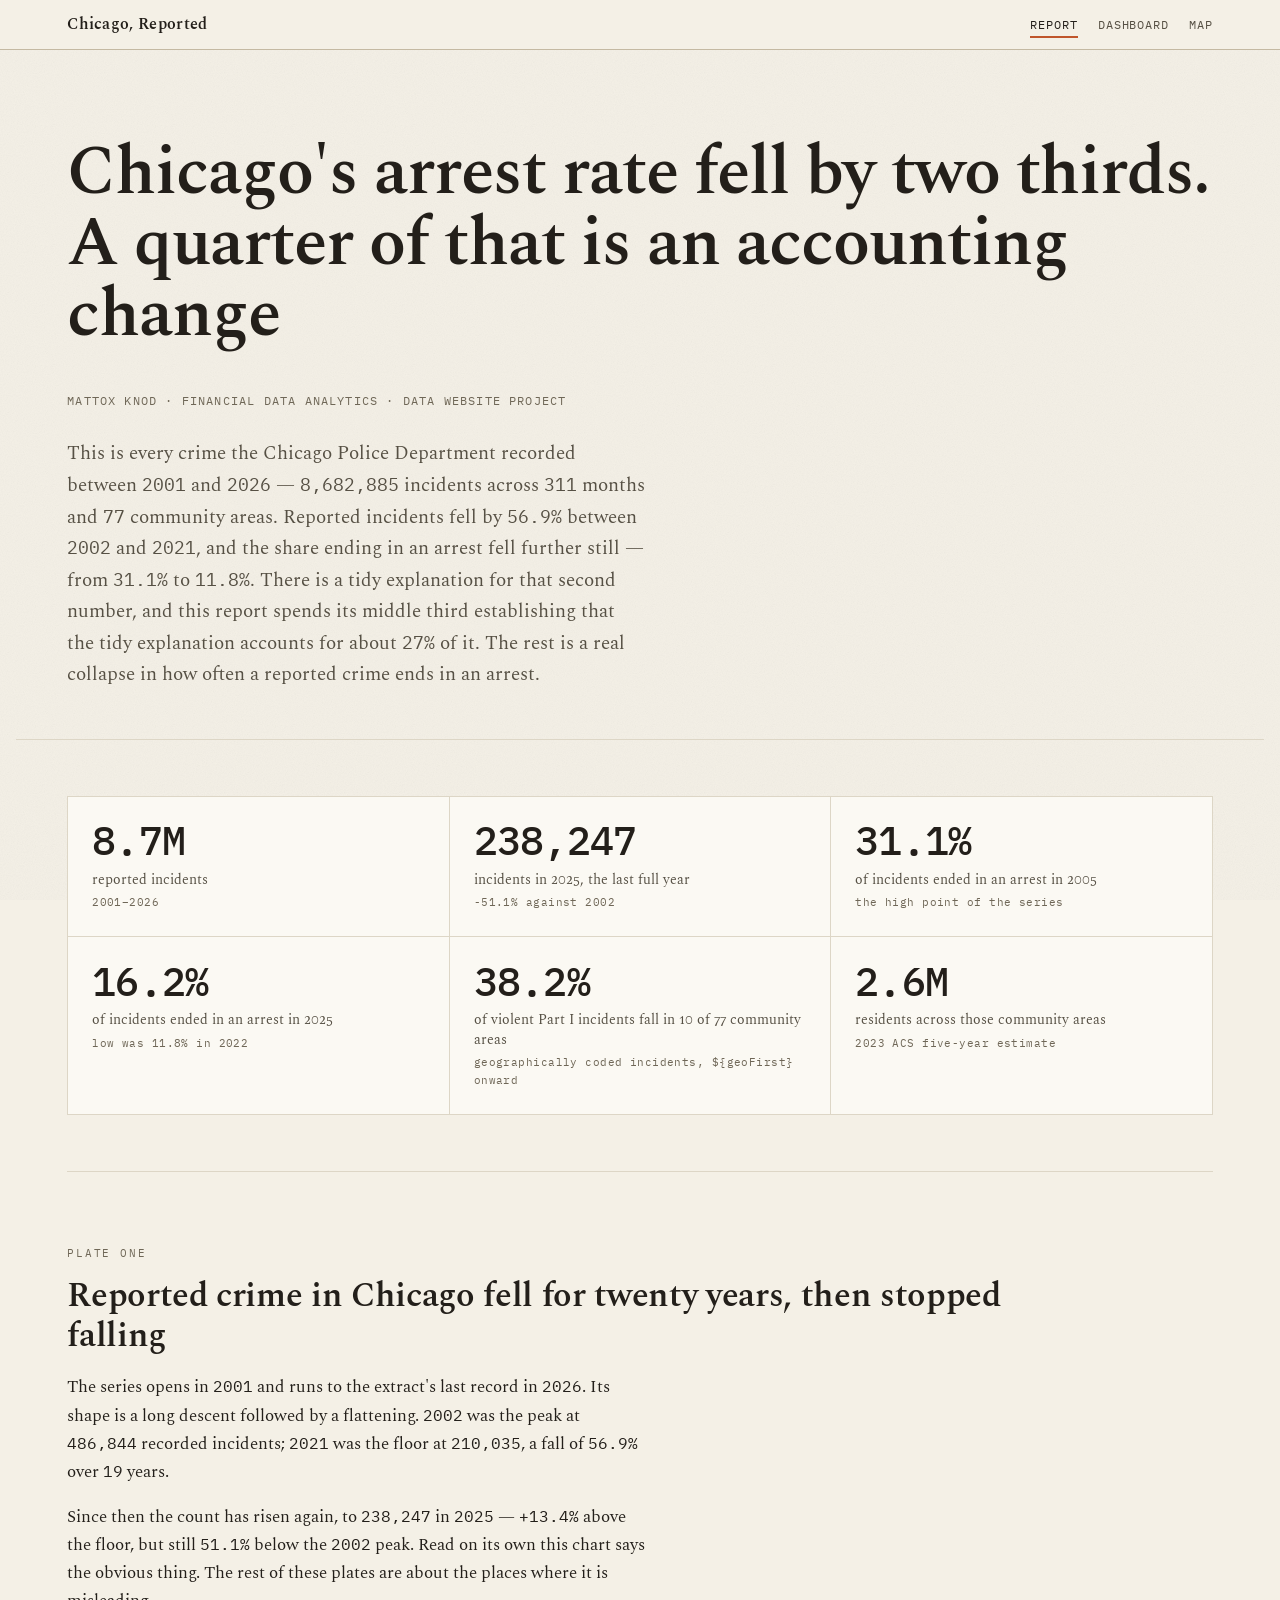
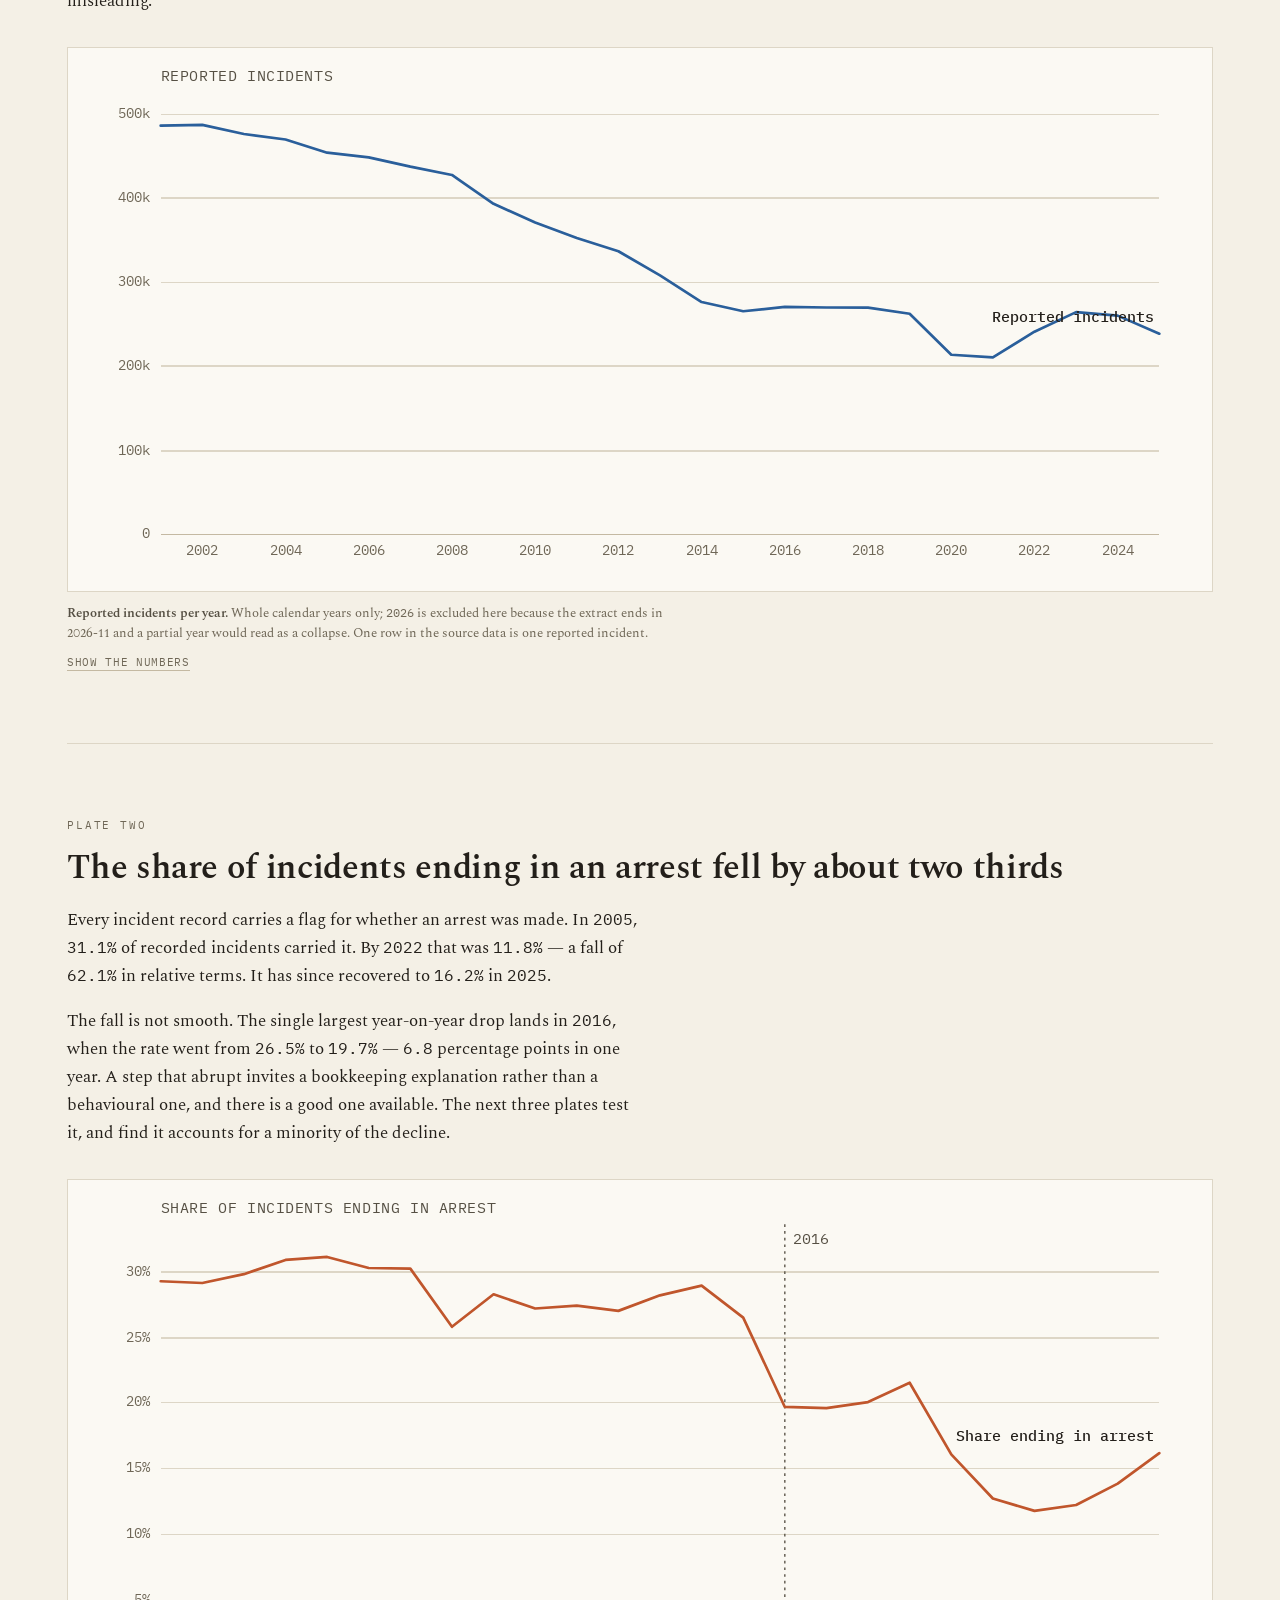
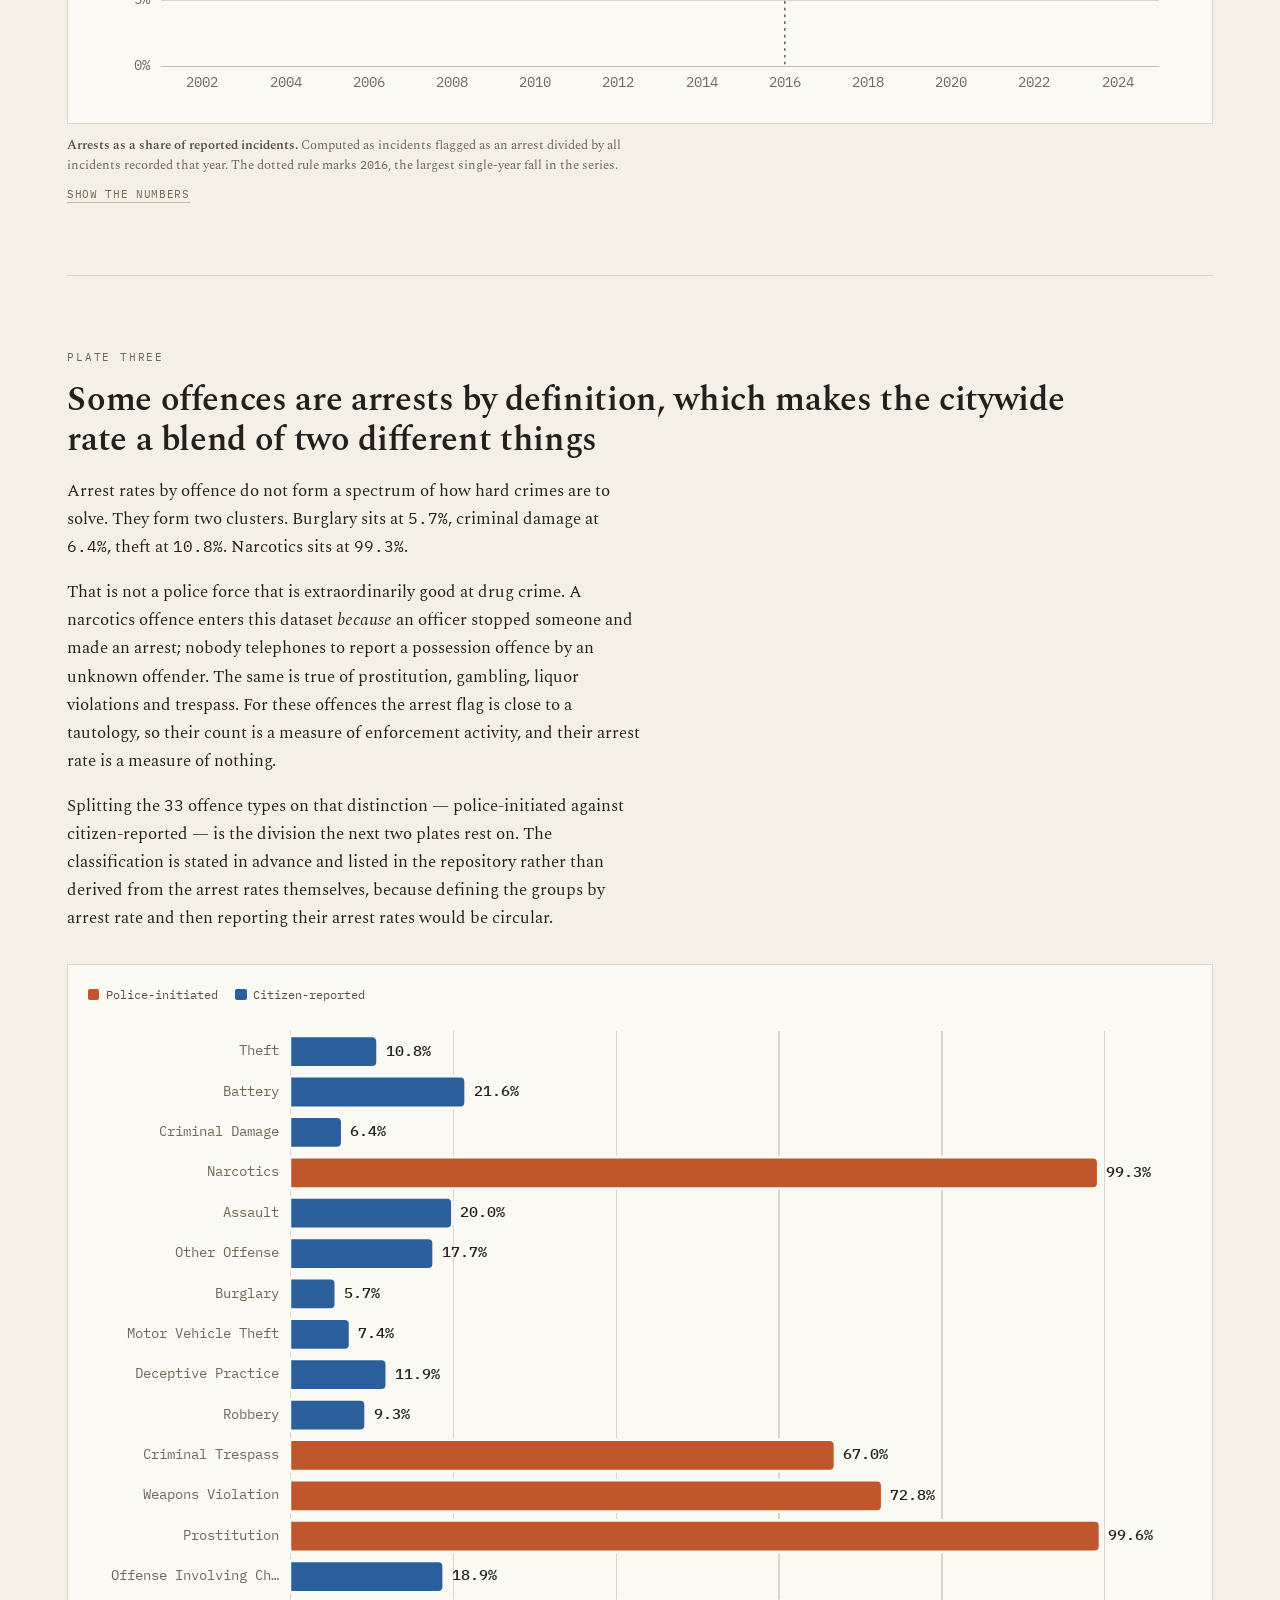
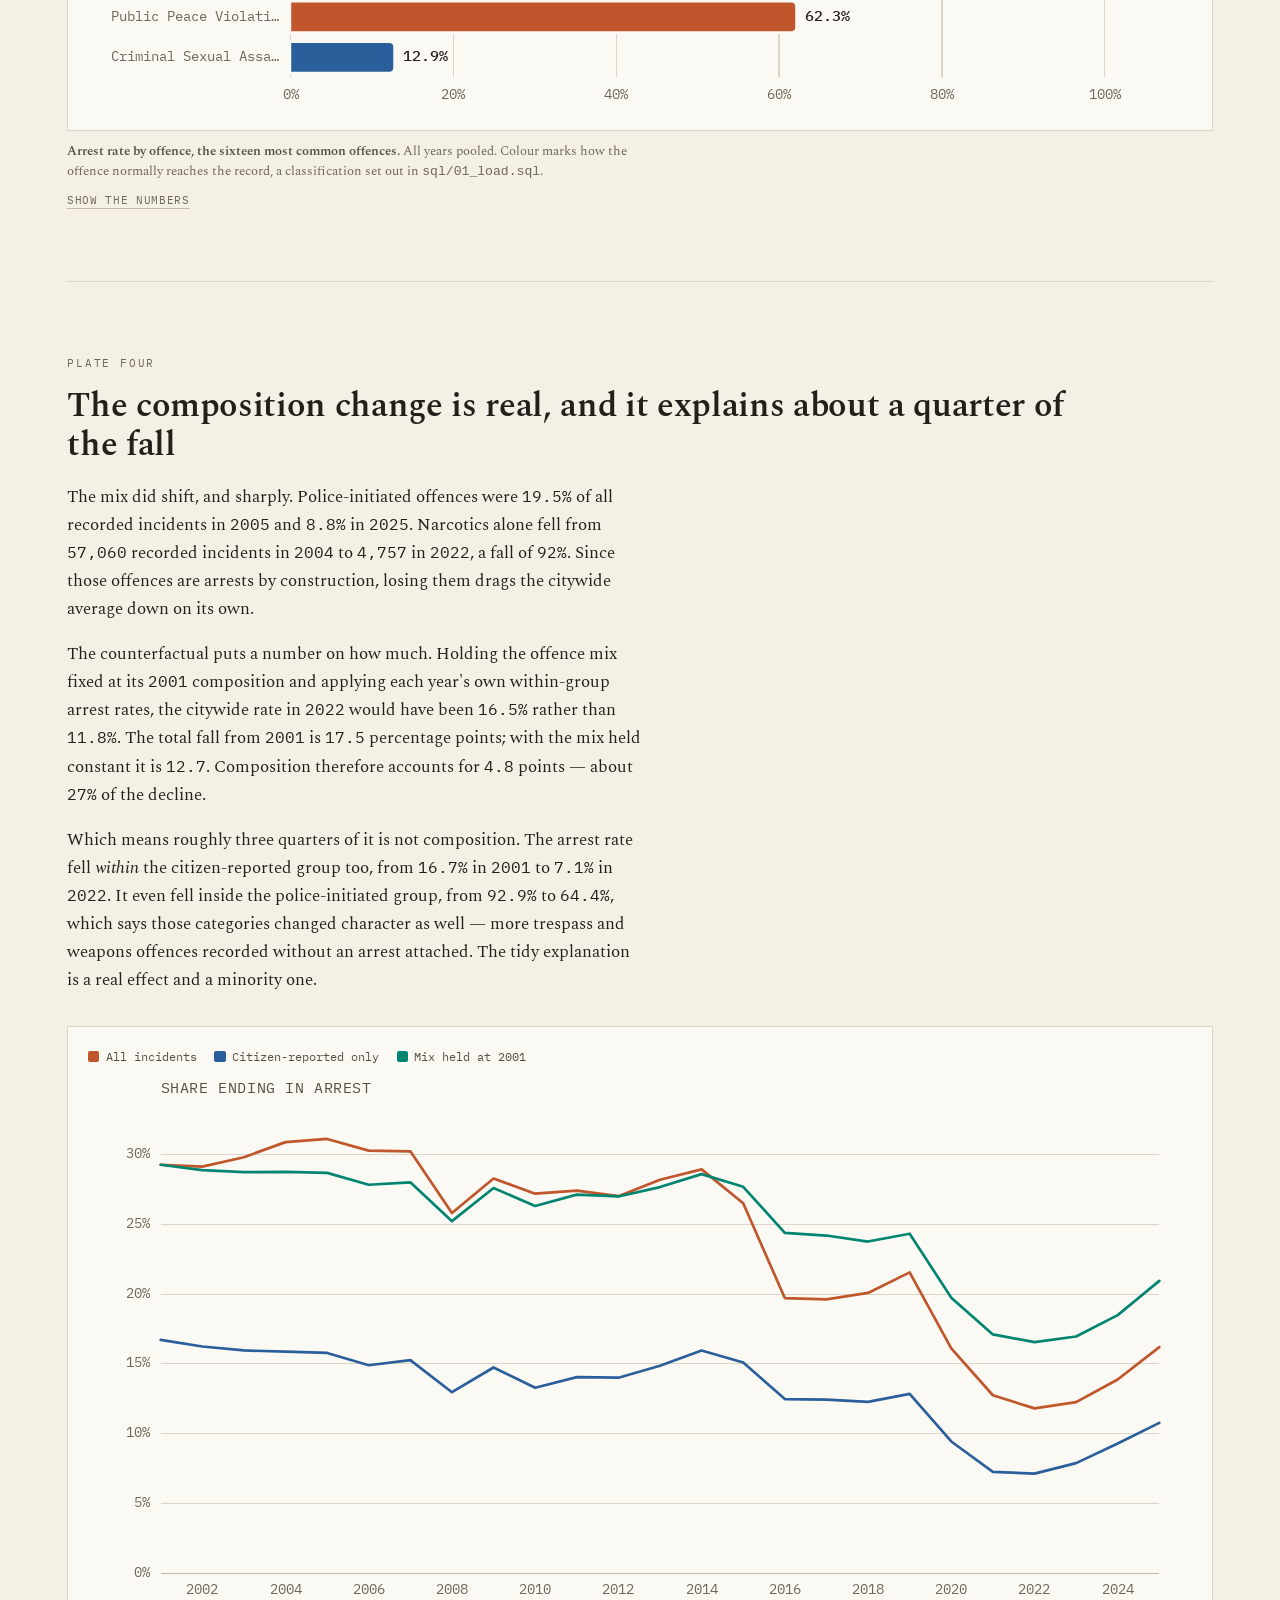
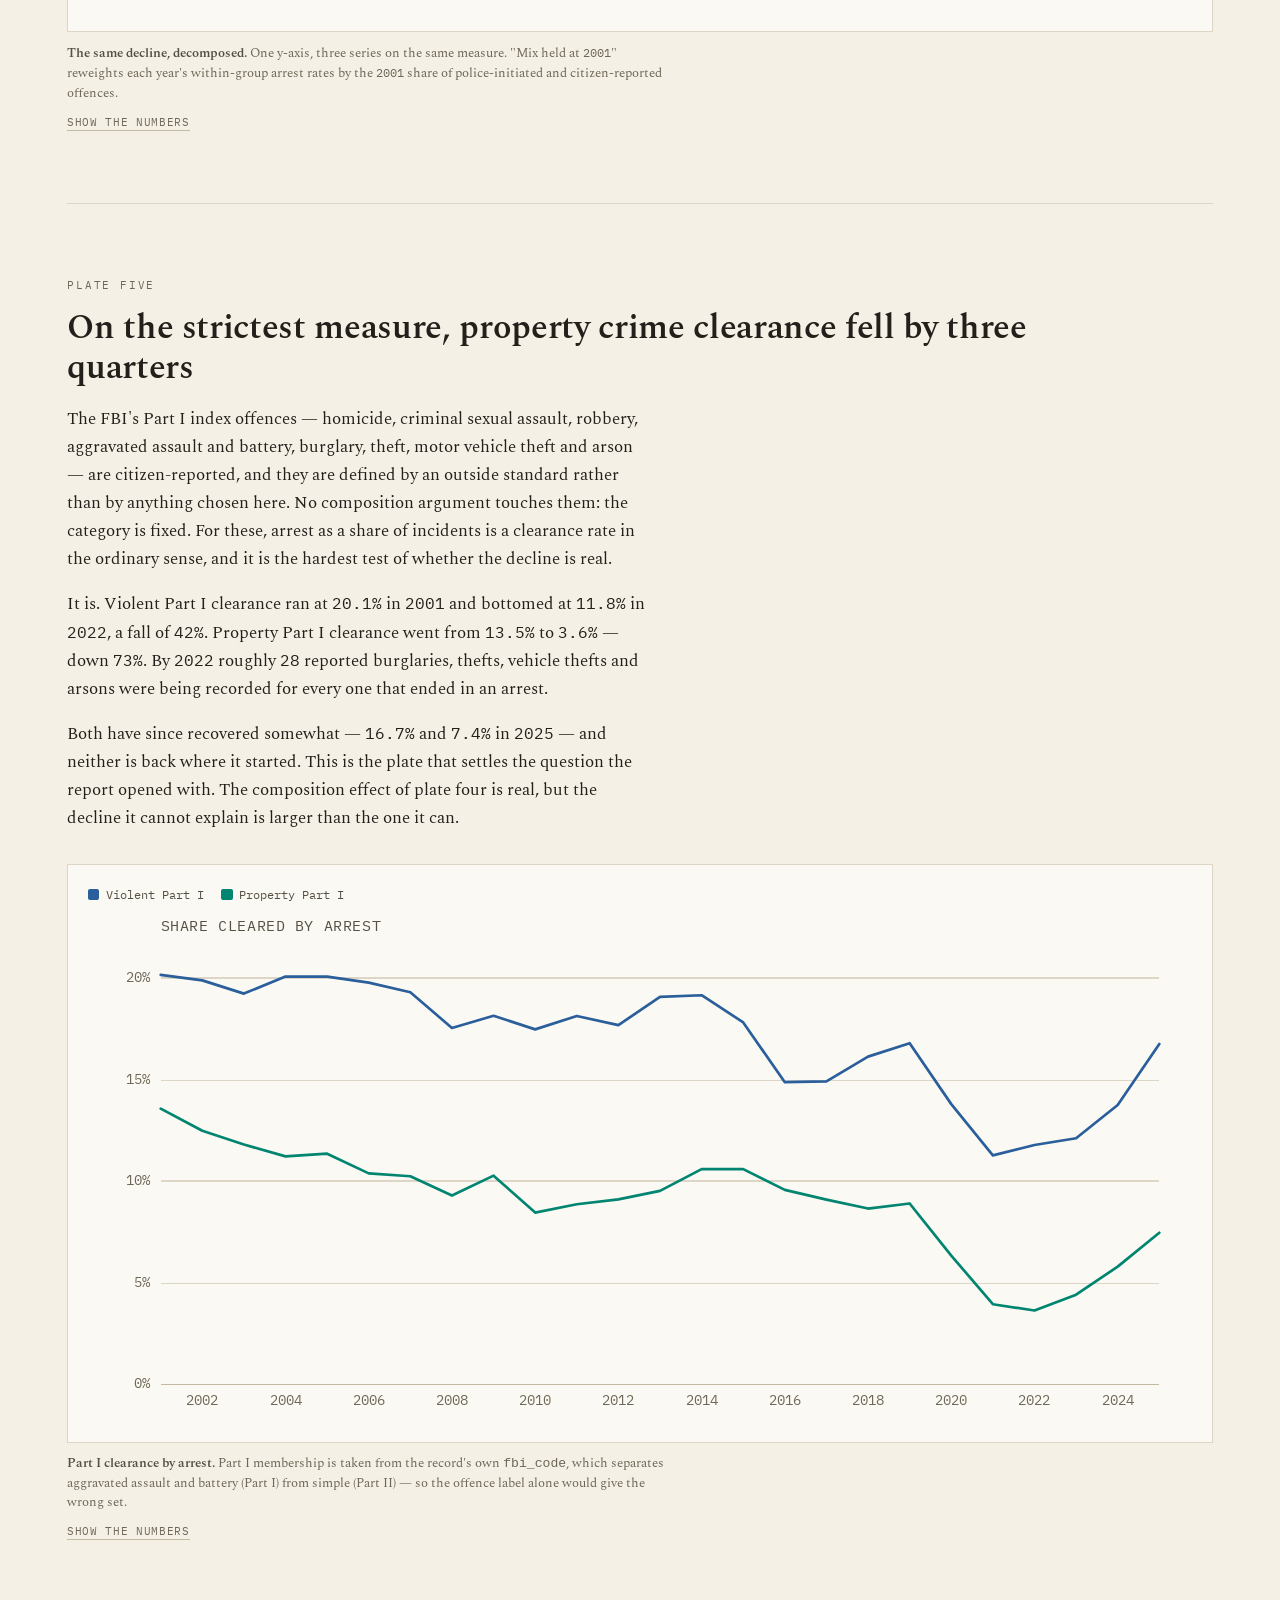
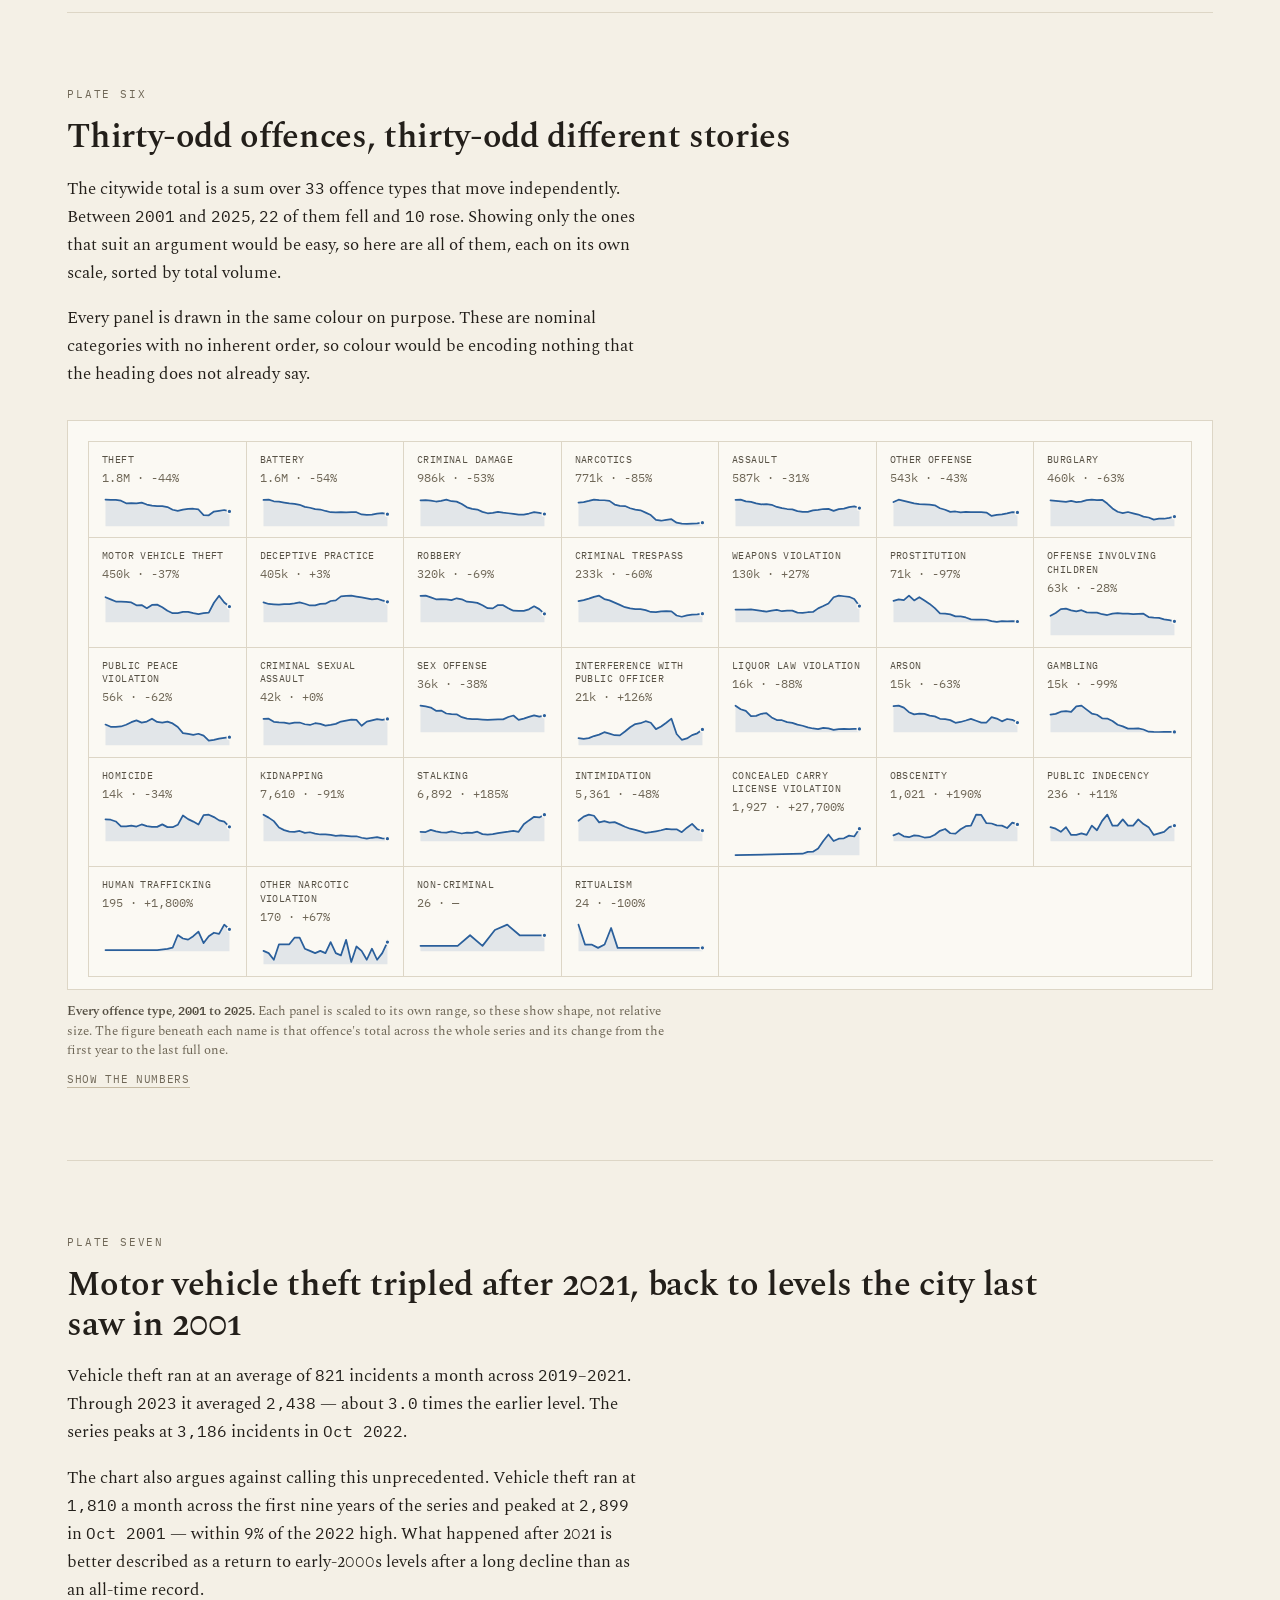
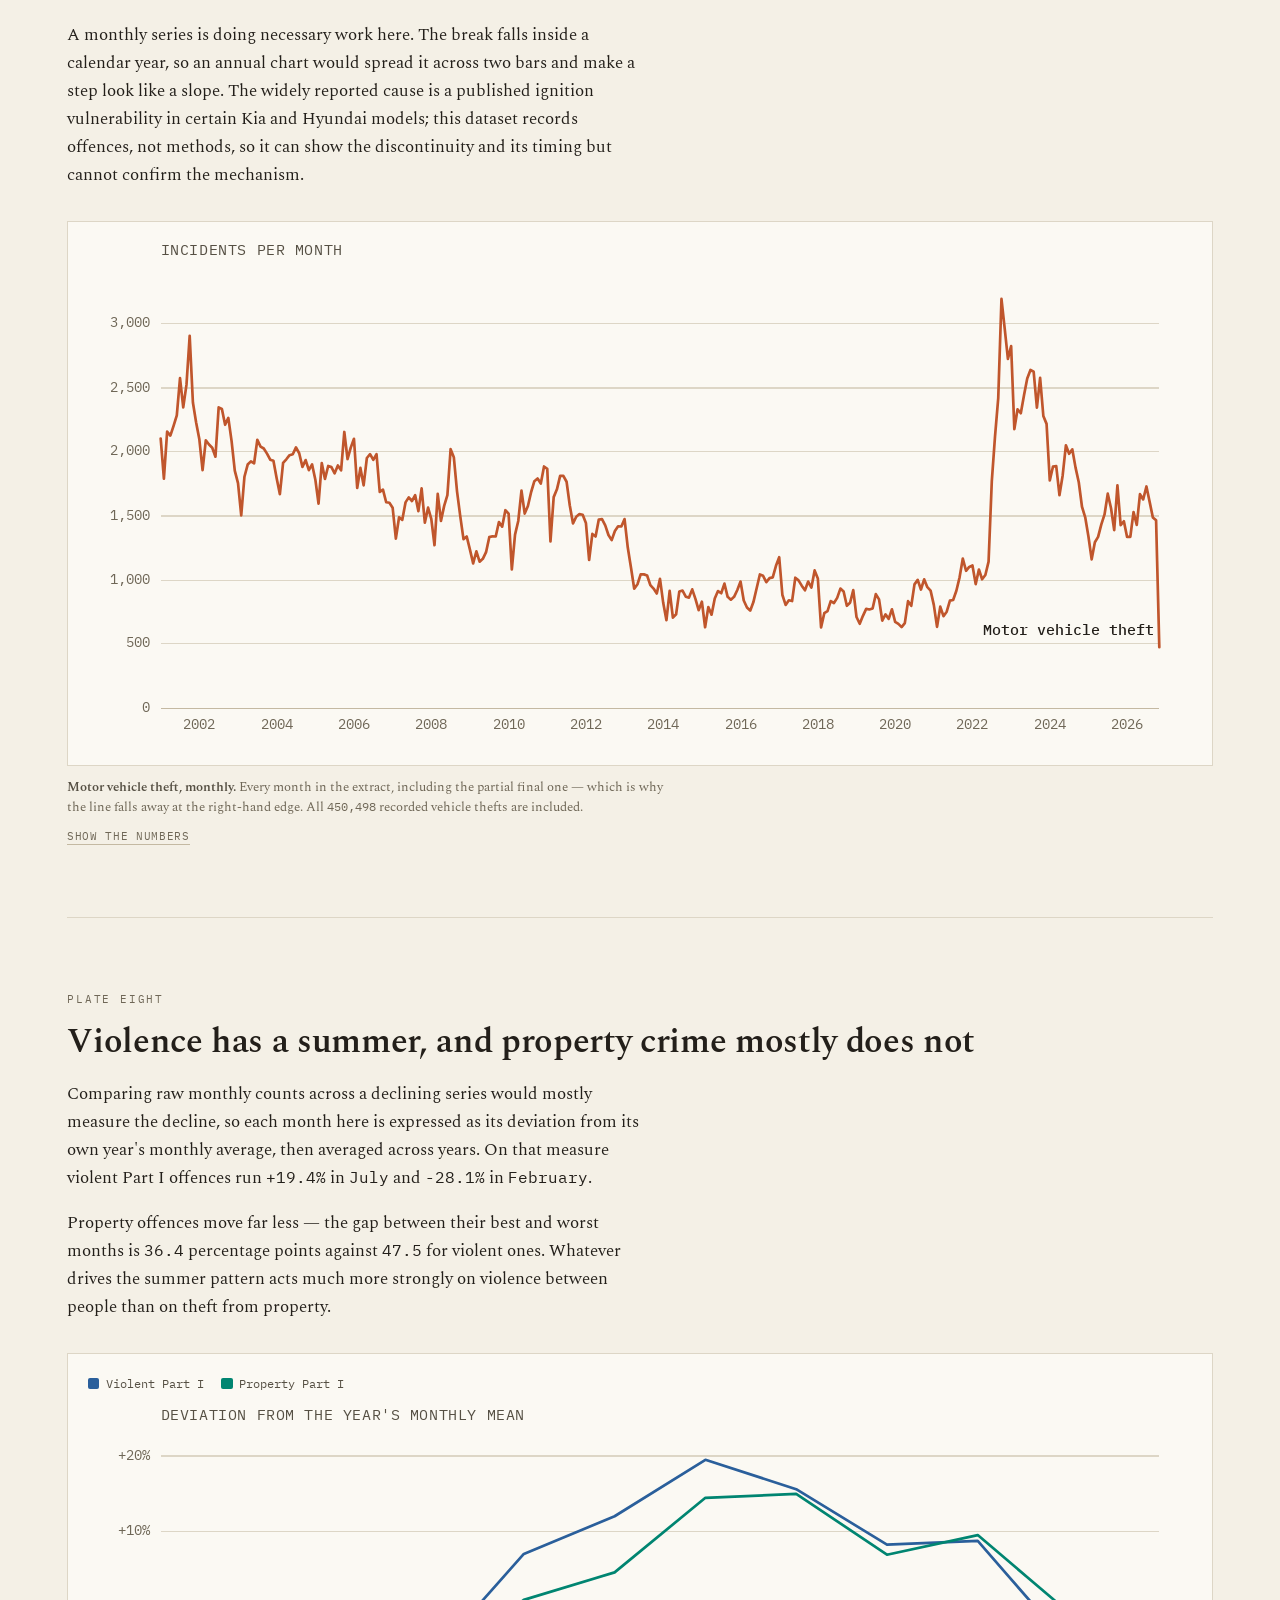
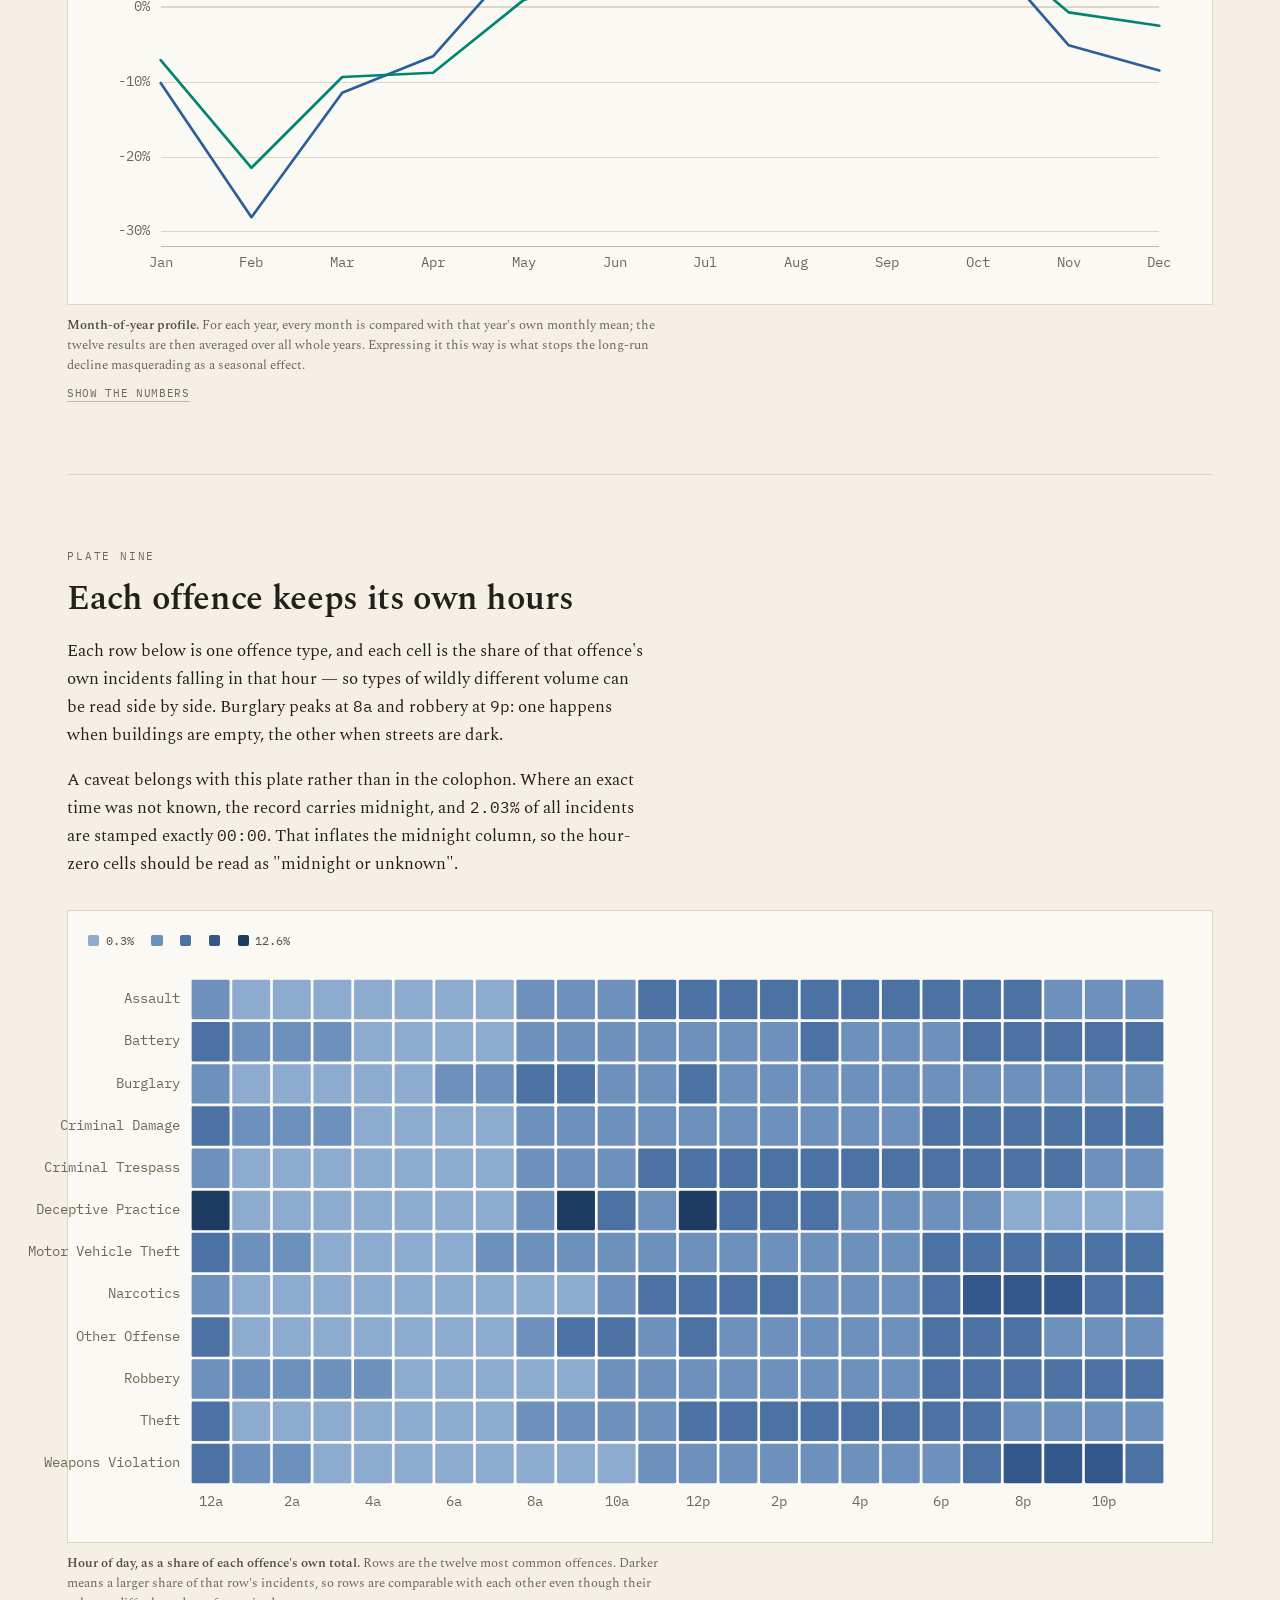
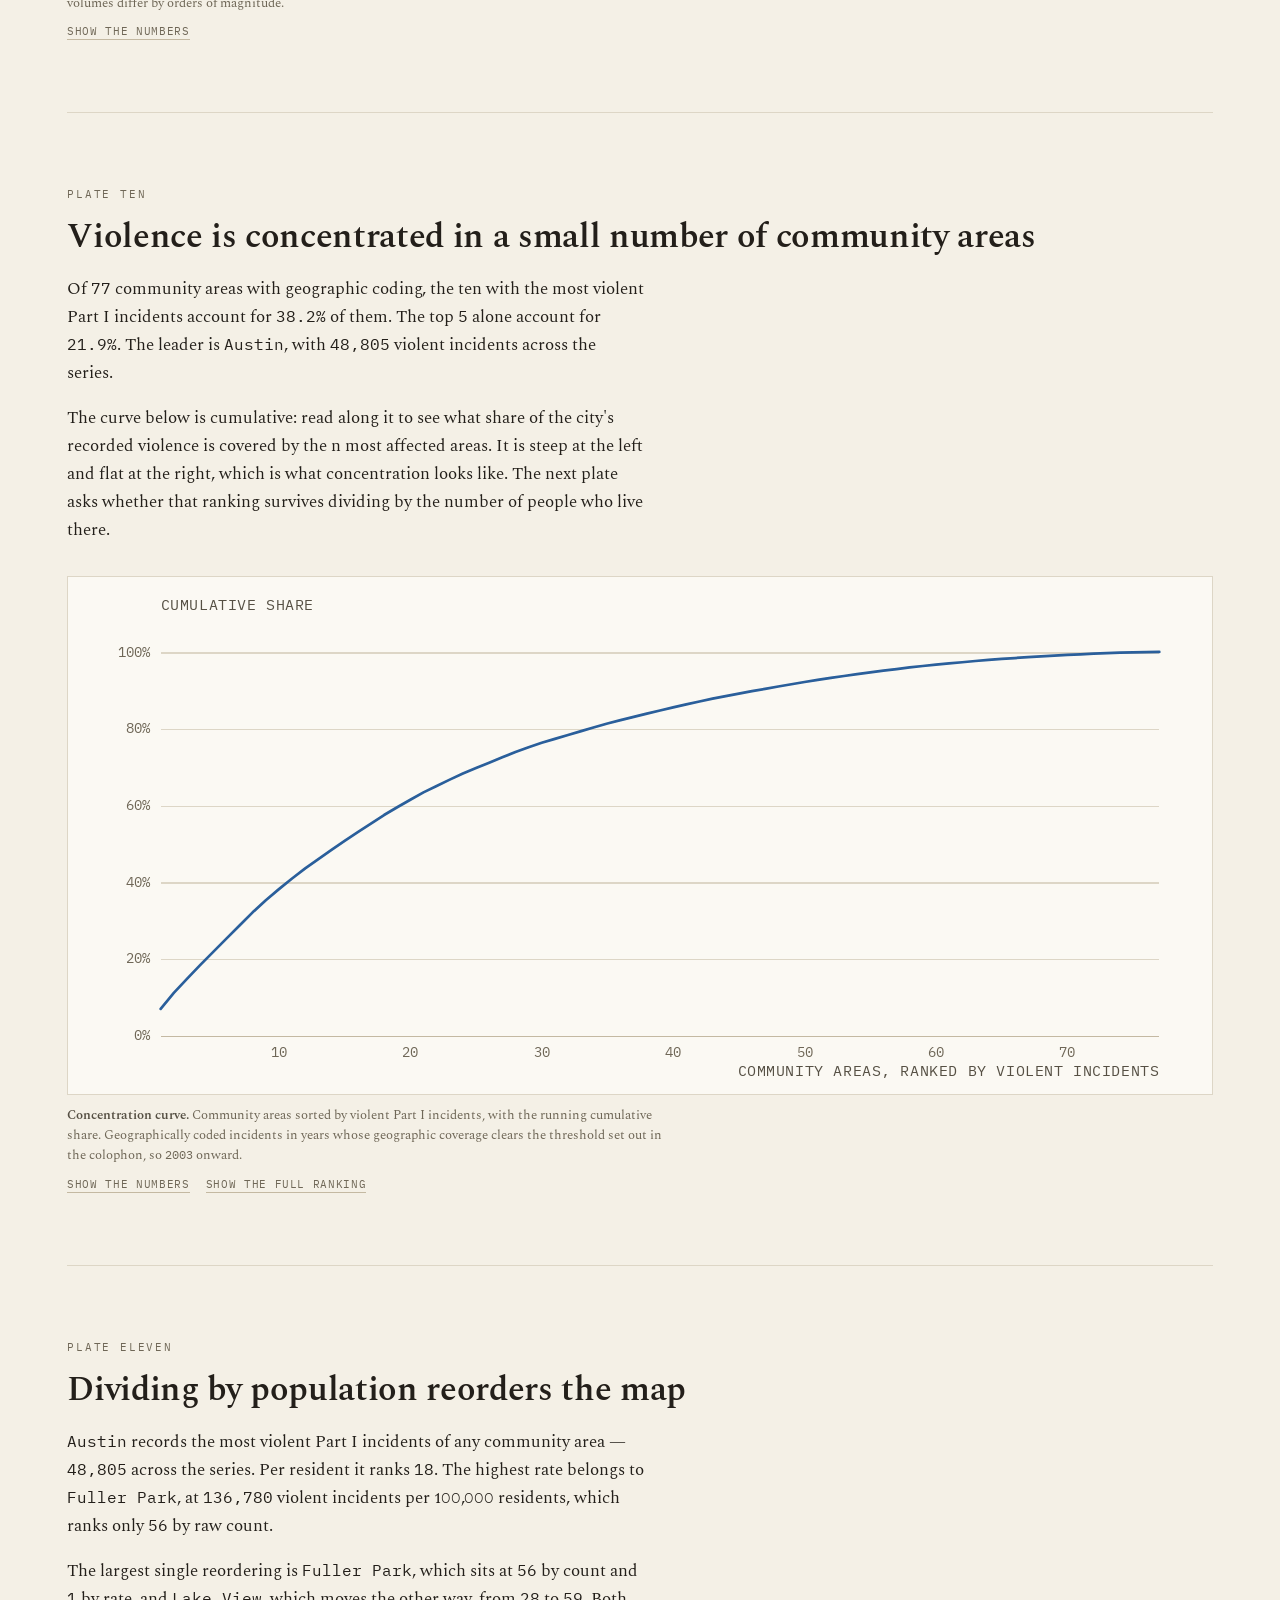
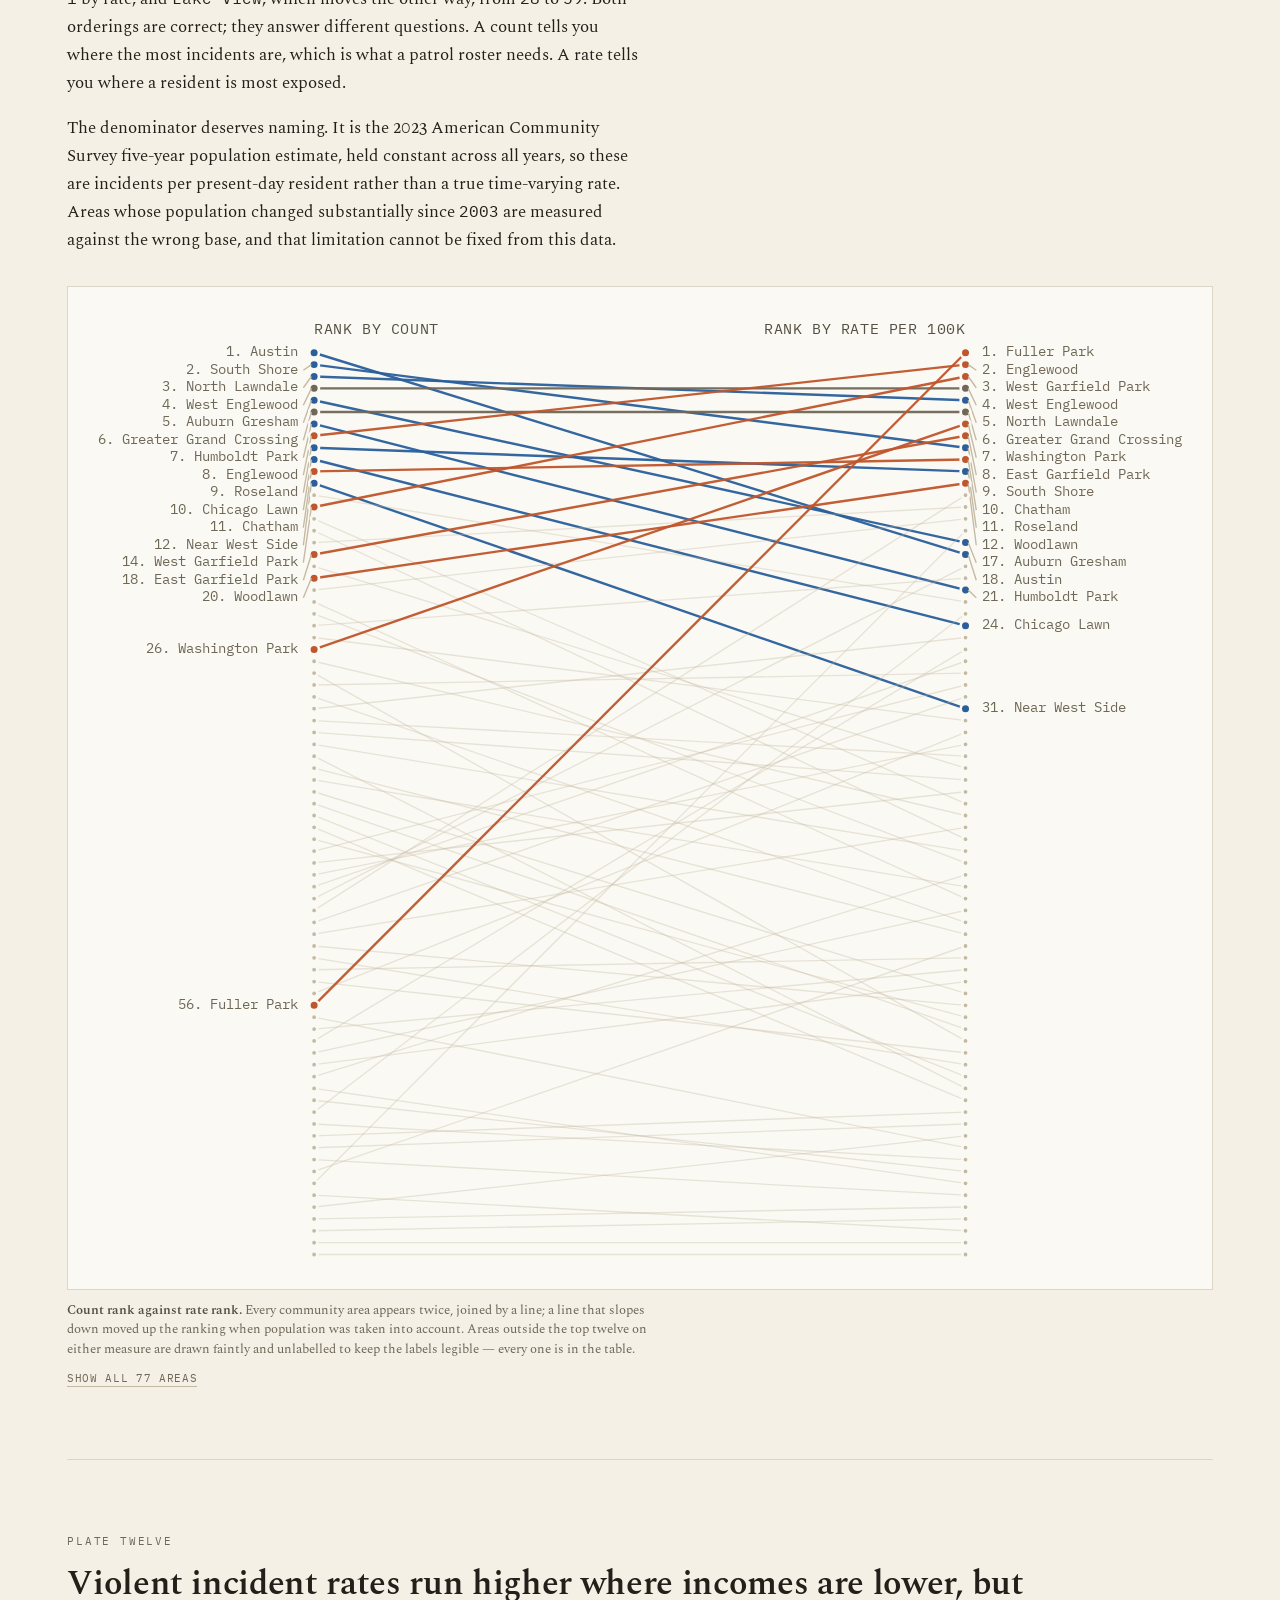
<file: index.html>
<!DOCTYPE html>
<html lang="en">
<head>
<meta charset="utf-8">
<meta name="viewport" content="width=device-width, initial-scale=1">
<title>Chicago, Reported — twenty-six years of police incident records</title>
<meta name="description" content="Chicago's arrest rate fell by two thirds across 8.7 million police incident records. A composition change explains about a quarter of it; the rest is a real collapse in clearance.">
<link rel="preconnect" href="https://fonts.googleapis.com">
<link rel="preconnect" href="https://fonts.gstatic.com" crossorigin>
<link href="https://fonts.googleapis.com/css2?family=Spectral:ital,wght@0,400;0,500;0,600;1,400&family=IBM+Plex+Mono:wght@400;500&display=swap" rel="stylesheet">
<link rel="stylesheet" href="css/atlas.css">
</head>
<body>

<header data-masthead></header>

<main>

  <!-- ===================================================================
       Title block
       =================================================================== -->
  <section class="wrap titleblock">
    <h1>Chicago's arrest rate fell by two thirds. A quarter of that is an accounting change</h1>
    <p class="titleblock__byline">
      Mattox Knod · Financial Data Analytics · Data Website Project
    </p>
    <div class="prose">
      <p class="titleblock__standfirst" data-standfirst>
        <!-- Written from the computed figures once the pipeline has run. -->
      </p>
    </div>
  </section>

  <!-- ===================================================================
       Headline figures
       =================================================================== -->
  <section class="wrap" aria-label="Headline figures">
    <div class="keyfigures" data-keyfigures></div>
  </section>

  <div class="wrap">

    <!-- Plate 1 — the long decline -->
    <section class="plate" id="plate-1">
      <p class="plate__number">Plate one</p>
      <h2 data-head="p1"></h2>
      <div class="prose" data-prose="p1"></div>
      <figure class="figure" data-figure="p1">
        <div class="figure__frame"><div data-chart="p1"></div></div>
        <figcaption class="figure__caption" data-caption="p1"></figcaption>
      </figure>
    </section>

    <!-- Plate 2 — the arrest rate collapse -->
    <section class="plate" id="plate-2">
      <p class="plate__number">Plate two</p>
      <h2 data-head="p2"></h2>
      <div class="prose" data-prose="p2"></div>
      <figure class="figure" data-figure="p2">
        <div class="figure__frame"><div data-chart="p2"></div></div>
        <figcaption class="figure__caption" data-caption="p2"></figcaption>
      </figure>
    </section>

    <!-- Plate 3 — how an offence reaches the record -->
    <section class="plate" id="plate-3">
      <p class="plate__number">Plate three</p>
      <h2 data-head="p3"></h2>
      <div class="prose" data-prose="p3"></div>
      <figure class="figure" data-figure="p3">
        <div class="figure__frame"><div data-chart="p3"></div></div>
        <figcaption class="figure__caption" data-caption="p3"></figcaption>
      </figure>
    </section>

    <!-- Plate 4 — the decomposition -->
    <section class="plate" id="plate-4">
      <p class="plate__number">Plate four</p>
      <h2 data-head="p4"></h2>
      <div class="prose" data-prose="p4"></div>
      <figure class="figure" data-figure="p4">
        <div class="figure__frame"><div data-chart="p4"></div></div>
        <figcaption class="figure__caption" data-caption="p4"></figcaption>
      </figure>
    </section>

    <!-- Plate 5 — clearance, the honest measure -->
    <section class="plate" id="plate-5">
      <p class="plate__number">Plate five</p>
      <h2 data-head="p5"></h2>
      <div class="prose" data-prose="p5"></div>
      <figure class="figure" data-figure="p5">
        <div class="figure__frame"><div data-chart="p5"></div></div>
        <figcaption class="figure__caption" data-caption="p5"></figcaption>
      </figure>
    </section>

    <!-- Plate 6 — every offence type -->
    <section class="plate" id="plate-6">
      <p class="plate__number">Plate six</p>
      <h2 data-head="p6"></h2>
      <div class="prose" data-prose="p6"></div>
      <figure class="figure" data-figure="p6">
        <div class="figure__frame"><div class="multiples" data-chart="p6"></div></div>
        <figcaption class="figure__caption" data-caption="p6"></figcaption>
      </figure>
    </section>

    <!-- Plate 7 — the 2022 vehicle theft shock -->
    <section class="plate" id="plate-7">
      <p class="plate__number">Plate seven</p>
      <h2 data-head="p7"></h2>
      <div class="prose" data-prose="p7"></div>
      <figure class="figure" data-figure="p7">
        <div class="figure__frame"><div data-chart="p7"></div></div>
        <figcaption class="figure__caption" data-caption="p7"></figcaption>
      </figure>
    </section>

    <!-- Plate 8 — seasonality -->
    <section class="plate" id="plate-8">
      <p class="plate__number">Plate eight</p>
      <h2 data-head="p8"></h2>
      <div class="prose" data-prose="p8"></div>
      <figure class="figure" data-figure="p8">
        <div class="figure__frame"><div data-chart="p8"></div></div>
        <figcaption class="figure__caption" data-caption="p8"></figcaption>
      </figure>
    </section>

    <!-- Plate 9 — the clock -->
    <section class="plate" id="plate-9">
      <p class="plate__number">Plate nine</p>
      <h2 data-head="p9"></h2>
      <div class="prose" data-prose="p9"></div>
      <figure class="figure" data-figure="p9">
        <div class="figure__frame"><div data-chart="p9"></div></div>
        <figcaption class="figure__caption" data-caption="p9"></figcaption>
      </figure>
    </section>

    <!-- Plate 10 — concentration -->
    <section class="plate" id="plate-10">
      <p class="plate__number">Plate ten</p>
      <h2 data-head="p10"></h2>
      <div class="prose" data-prose="p10"></div>
      <figure class="figure" data-figure="p10">
        <div class="figure__frame"><div data-chart="p10"></div></div>
        <figcaption class="figure__caption" data-caption="p10"></figcaption>
      </figure>
    </section>

    <!-- Plate 11 — counts versus rates -->
    <section class="plate" id="plate-11">
      <p class="plate__number">Plate eleven</p>
      <h2 data-head="p11"></h2>
      <div class="prose" data-prose="p11"></div>
      <figure class="figure" data-figure="p11">
        <div class="figure__frame"><div data-chart="p11"></div></div>
        <figcaption class="figure__caption" data-caption="p11"></figcaption>
      </figure>
    </section>

    <!-- Plate 12 — rate against income -->
    <section class="plate" id="plate-12">
      <p class="plate__number">Plate twelve</p>
      <h2 data-head="p12"></h2>
      <div class="prose" data-prose="p12"></div>
      <figure class="figure" data-figure="p12">
        <div class="figure__frame"><div data-chart="p12"></div></div>
        <figcaption class="figure__caption" data-caption="p12"></figcaption>
      </figure>
    </section>

    <!-- Plate 13 — domestic incidents -->
    <section class="plate" id="plate-13">
      <p class="plate__number">Plate thirteen</p>
      <h2 data-head="p13"></h2>
      <div class="prose" data-prose="p13"></div>
      <figure class="figure" data-figure="p13">
        <div class="figure__frame"><div data-chart="p13"></div></div>
        <figcaption class="figure__caption" data-caption="p13"></figcaption>
      </figure>
    </section>

    <!-- Plate 14 — where incidents happen -->
    <section class="plate" id="plate-14">
      <p class="plate__number">Plate fourteen</p>
      <h2 data-head="p14"></h2>
      <div class="prose" data-prose="p14"></div>
      <figure class="figure" data-figure="p14">
        <div class="figure__frame"><div data-chart="p14"></div></div>
        <figcaption class="figure__caption" data-caption="p14"></figcaption>
      </figure>
    </section>

    <!-- ===================================================================
         Methodology
         =================================================================== -->
    <section class="plate" id="methodology">
      <p class="plate__number">Colophon</p>
      <h2>Where this comes from, what one row is, and how every number was computed</h2>
      <div class="prose" data-prose="method"></div>
      <figure class="figure" data-figure="quality">
        <div class="figure__frame"><div data-chart="quality"></div></div>
        <figcaption class="figure__caption" data-caption="quality"></figcaption>
      </figure>
      <div class="prose" data-prose="method2"></div>
    </section>

  </div>
</main>

<footer class="colophon">
  <div class="wrap">
    <p>
      Built for the Data Website Project, Financial Data Analytics.
      Source data: the City of Chicago's <em>Crimes — 2001 to Present</em> dataset,
      with community area boundaries and American Community Survey population
      from the same portal. Every figure on this page is computed by the SQL in
      the repository and written to <code>data/derived/</code>; none is typed by
      hand.
    </p>
    <p data-colophon-meta></p>
  </div>
</footer>

<script src="js/atlas-charts.js"></script>
<script src="js/atlas-data.js"></script>
<script src="js/report.js"></script>
</body>
</html>
</file>
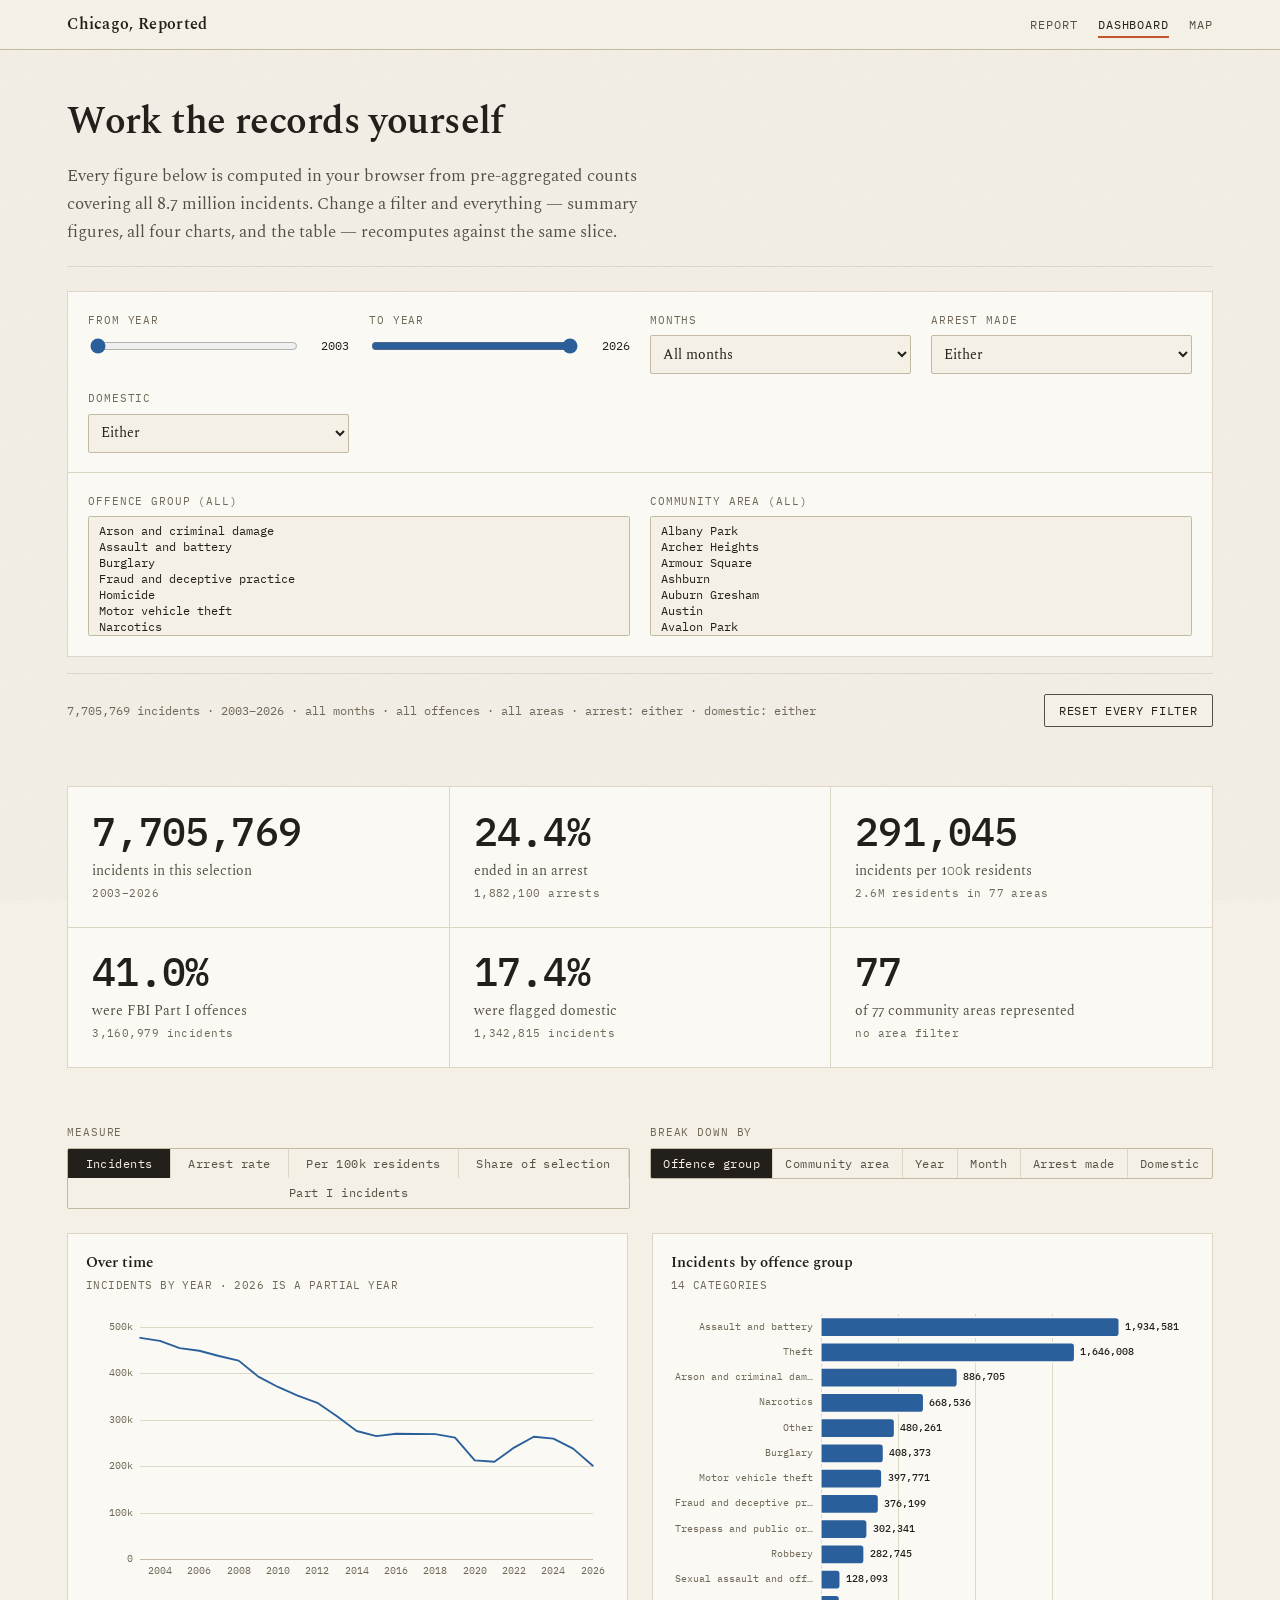
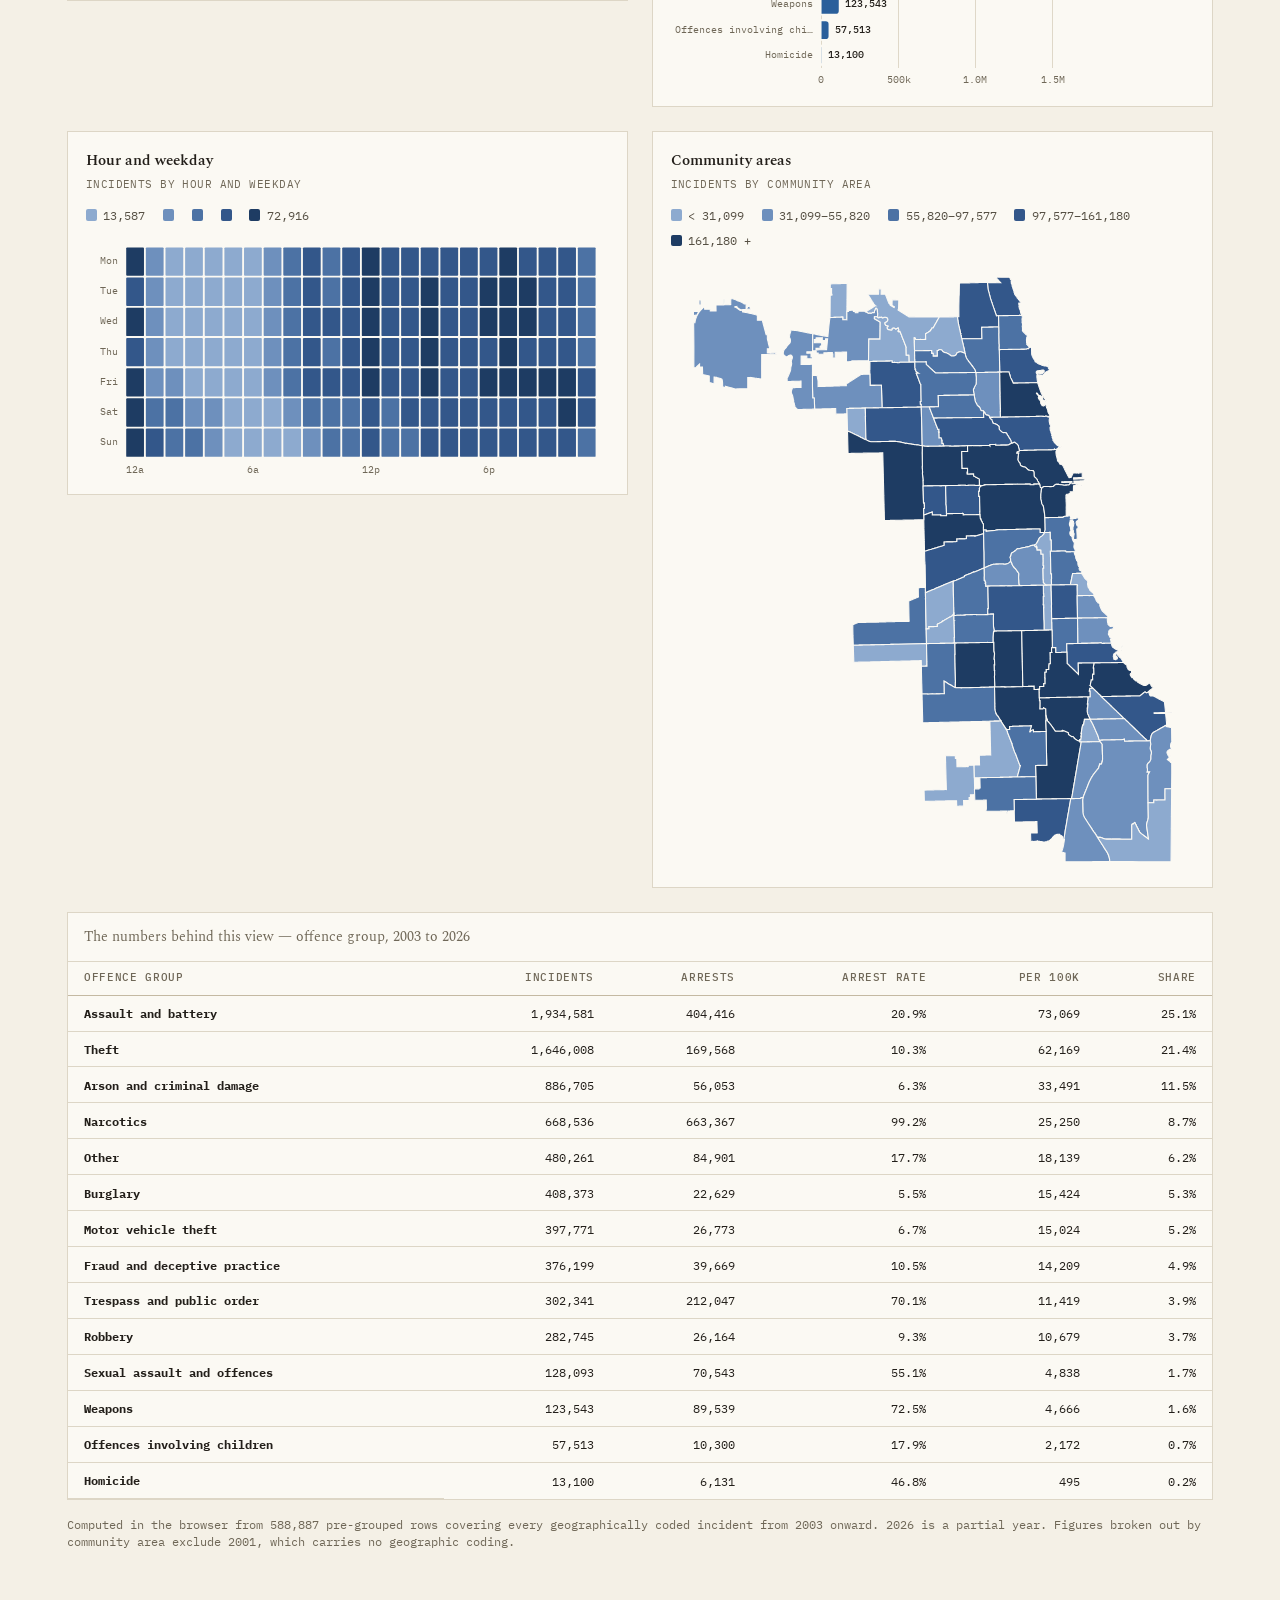
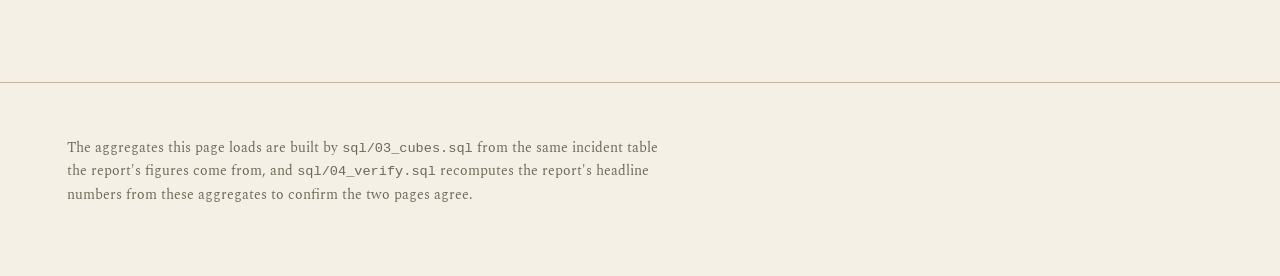
<file: dashboard.html>
<!DOCTYPE html>
<html lang="en">
<head>
<meta charset="utf-8">
<meta name="viewport" content="width=device-width, initial-scale=1">
<title>Dashboard — Chicago, Reported</title>
<meta name="description" content="Filter 8.7 million Chicago police incident records by year, offence, community area, arrest and domestic flag, and watch every figure recompute in the browser.">
<link rel="preconnect" href="https://fonts.googleapis.com">
<link rel="preconnect" href="https://fonts.gstatic.com" crossorigin>
<link href="https://fonts.googleapis.com/css2?family=Spectral:ital,wght@0,400;0,500;0,600;1,400&family=IBM+Plex+Mono:wght@400;500&display=swap" rel="stylesheet">
<link rel="stylesheet" href="css/atlas.css">
<style>
  /* Dashboard-only layout. Everything visual comes from atlas.css. */
  .sheet { padding-block: clamp(1.5rem, 4vw, 2.5rem); }

  .sheet__head { border-bottom: 1px solid var(--rule); padding-bottom: 1.25rem; margin-bottom: 1.5rem; }
  .sheet__head h1 {
    margin: 0 0 0.5rem;
    font-size: clamp(1.6rem, 1.1rem + 2vw, 2.4rem);
    font-weight: 600;
    letter-spacing: -0.015em;
  }
  .sheet__head p { margin: 0; max-width: var(--measure); color: var(--ink-soft); }

  /* One filter block above everything it scopes, never per-chart filters. */
  .filters { margin-bottom: 1.25rem; }
  .controls--compact { border-bottom: 0; }
  .controls--lists { border-top: 1px solid var(--rule); grid-template-columns: repeat(auto-fit, minmax(min(18rem, 100%), 1fr)); }
  .controls--compact + .controls--lists { margin-top: -1px; }
  .filters__actions {
    display: flex;
    flex-wrap: wrap;
    gap: 0.75rem 1rem;
    align-items: center;
    justify-content: space-between;
    margin-top: 1rem;
    padding-top: 1rem;
    border-top: 1px solid var(--rule);
  }
  .filters__summary {
    font-family: var(--font-figure);
    font-size: 0.72rem;
    color: var(--ink-muted);
    line-height: 1.5;
  }

  .switches {
    display: grid;
    grid-template-columns: repeat(auto-fit, minmax(min(16rem, 100%), 1fr));
    gap: 1rem 1.25rem;
    margin-bottom: 1.5rem;
  }

  .grid-charts {
    display: grid;
    grid-template-columns: repeat(auto-fit, minmax(min(23rem, 100%), 1fr));
    gap: 1.5rem;
    margin-top: 1.5rem;
    /* Panels size to their own content. The map is far taller than the
       heatmap beside it, and stretching the row would leave the shorter
       panel with a block of dead space under its chart. */
    align-items: start;
  }

  .panel {
    border: 1px solid var(--rule);
    background-color: var(--leaf);
    padding: 1rem 1.1rem 0.75rem;
    min-width: 0;
  }
  .panel > h2 {
    margin: 0 0 0.15rem;
    font-size: 0.95rem;
    font-weight: 600;
  }
  .panel__sub {
    margin: 0 0 0.75rem;
    font-family: var(--font-figure);
    font-size: 0.68rem;
    letter-spacing: 0.04em;
    text-transform: uppercase;
    color: var(--ink-muted);
  }

  /* Hold the previous render while recomputing: no skeleton flash, no jump. */
  .is-busy { opacity: 0.55; transition: opacity 120ms ease-out; }

  .range { display: flex; align-items: center; gap: 0.5rem; }
  .range input[type="range"] { width: 100%; accent-color: var(--series-1); }
  .range__value {
    font-family: var(--font-figure);
    font-size: 0.78rem;
    color: var(--ink);
    min-width: 2.6rem;
    text-align: right;
  }

  .loading { padding: 3rem 0; color: var(--ink-muted); font-family: var(--font-figure); font-size: 0.8rem; }
</style>
</head>
<body>

<header data-masthead></header>

<main class="wrap sheet">

  <div class="sheet__head">
    <h1>Work the records yourself</h1>
    <p>
      Every figure below is computed in your browser from pre-aggregated counts
      covering all 8.7 million incidents. Change a filter and everything —
      summary figures, all four charts, and the table — recomputes against the
      same slice.
    </p>
  </div>

  <div class="loading" data-loading>Loading the aggregates…</div>

  <div hidden data-app>

    <!-- =================================================================
         Filters: one row, scoping everything below it
         ================================================================= -->
    <section class="filters" aria-labelledby="filters-heading">
      <h2 class="visually-hidden" id="filters-heading">Filters</h2>
      <!-- Two rows rather than one grid: the multi-selects are several times
           taller than the compact controls, and letting them share a track
           leaves the short ones stranded against odd row heights. -->
      <div class="controls controls--compact">
        <div class="field">
          <label class="field__label" for="f-from">From year</label>
          <div class="range">
            <input type="range" id="f-from" data-filter="from">
            <output class="range__value" data-out="from"></output>
          </div>
        </div>
        <div class="field">
          <label class="field__label" for="f-to">To year</label>
          <div class="range">
            <input type="range" id="f-to" data-filter="to">
            <output class="range__value" data-out="to"></output>
          </div>
        </div>
        <div class="field">
          <label class="field__label" for="f-season">Months</label>
          <select id="f-season" data-filter="season">
            <option value="all">All months</option>
            <option value="winter">Winter (Dec–Feb)</option>
            <option value="spring">Spring (Mar–May)</option>
            <option value="summer">Summer (Jun–Aug)</option>
            <option value="autumn">Autumn (Sep–Nov)</option>
          </select>
        </div>
        <div class="field">
          <label class="field__label" for="f-arrest">Arrest made</label>
          <select id="f-arrest" data-filter="arrest">
            <option value="all">Either</option>
            <option value="1">Arrest made</option>
            <option value="0">No arrest</option>
          </select>
        </div>
        <div class="field">
          <label class="field__label" for="f-domestic">Domestic</label>
          <select id="f-domestic" data-filter="domestic">
            <option value="all">Either</option>
            <option value="1">Domestic only</option>
            <option value="0">Non-domestic only</option>
          </select>
        </div>
      </div>
      <div class="controls controls--lists">
        <div class="field">
          <label class="field__label" for="f-types">Offence group <span data-count="types"></span></label>
          <select id="f-types" data-filter="types" multiple></select>
        </div>
        <div class="field">
          <label class="field__label" for="f-areas">Community area <span data-count="areas"></span></label>
          <select id="f-areas" data-filter="areas" multiple></select>
        </div>
      </div>
      <div class="filters__actions">
        <p class="filters__summary" data-slice></p>
        <button type="button" class="btn" data-reset>Reset every filter</button>
      </div>
    </section>

    <!-- =================================================================
         Summary figures, recomputed with the filters
         ================================================================= -->
    <section aria-label="Summary figures">
      <div class="keyfigures" data-summary></div>
    </section>

    <!-- =================================================================
         Measure and breakdown switches
         ================================================================= -->
    <section class="switches" aria-label="Chart controls">
      <div class="field">
        <span class="field__label" id="lbl-measure">Measure</span>
        <div class="segmented" role="group" aria-labelledby="lbl-measure" data-switch="measure"></div>
      </div>
      <div class="field">
        <span class="field__label" id="lbl-breakdown">Break down by</span>
        <div class="segmented" role="group" aria-labelledby="lbl-breakdown" data-switch="breakdown"></div>
      </div>
    </section>

    <!-- =================================================================
         Charts
         ================================================================= -->
    <div class="grid-charts">
      <section class="panel">
        <h2>Over time</h2>
        <p class="panel__sub" data-sub="time"></p>
        <div data-chart="time"></div>
      </section>

      <section class="panel">
        <h2 data-title="breakdown">Breakdown</h2>
        <p class="panel__sub" data-sub="breakdown"></p>
        <div data-chart="breakdown"></div>
      </section>

      <section class="panel">
        <h2>Hour and weekday</h2>
        <p class="panel__sub" data-sub="clock"></p>
        <div data-chart="clock"></div>
      </section>

      <section class="panel">
        <h2>Community areas</h2>
        <p class="panel__sub" data-sub="map"></p>
        <div data-chart="map"></div>
      </section>
    </div>

    <!-- =================================================================
         The numbers behind the current view
         ================================================================= -->
    <section style="margin-top:1.5rem">
      <h2 class="visually-hidden">The numbers behind this view</h2>
      <div data-table></div>
    </section>

    <p class="filters__summary" style="margin-top:1rem" data-provenance></p>

  </div>
</main>

<footer class="colophon">
  <div class="wrap">
    <p>
      The aggregates this page loads are built by <code>sql/03_cubes.sql</code>
      from the same incident table the report's figures come from, and
      <code>sql/04_verify.sql</code> recomputes the report's headline numbers
      from these aggregates to confirm the two pages agree.
    </p>
  </div>
</footer>

<script src="js/atlas-charts.js"></script>
<script src="js/atlas-data.js"></script>
<script src="js/dashboard.js"></script>
</body>
</html>
</file>
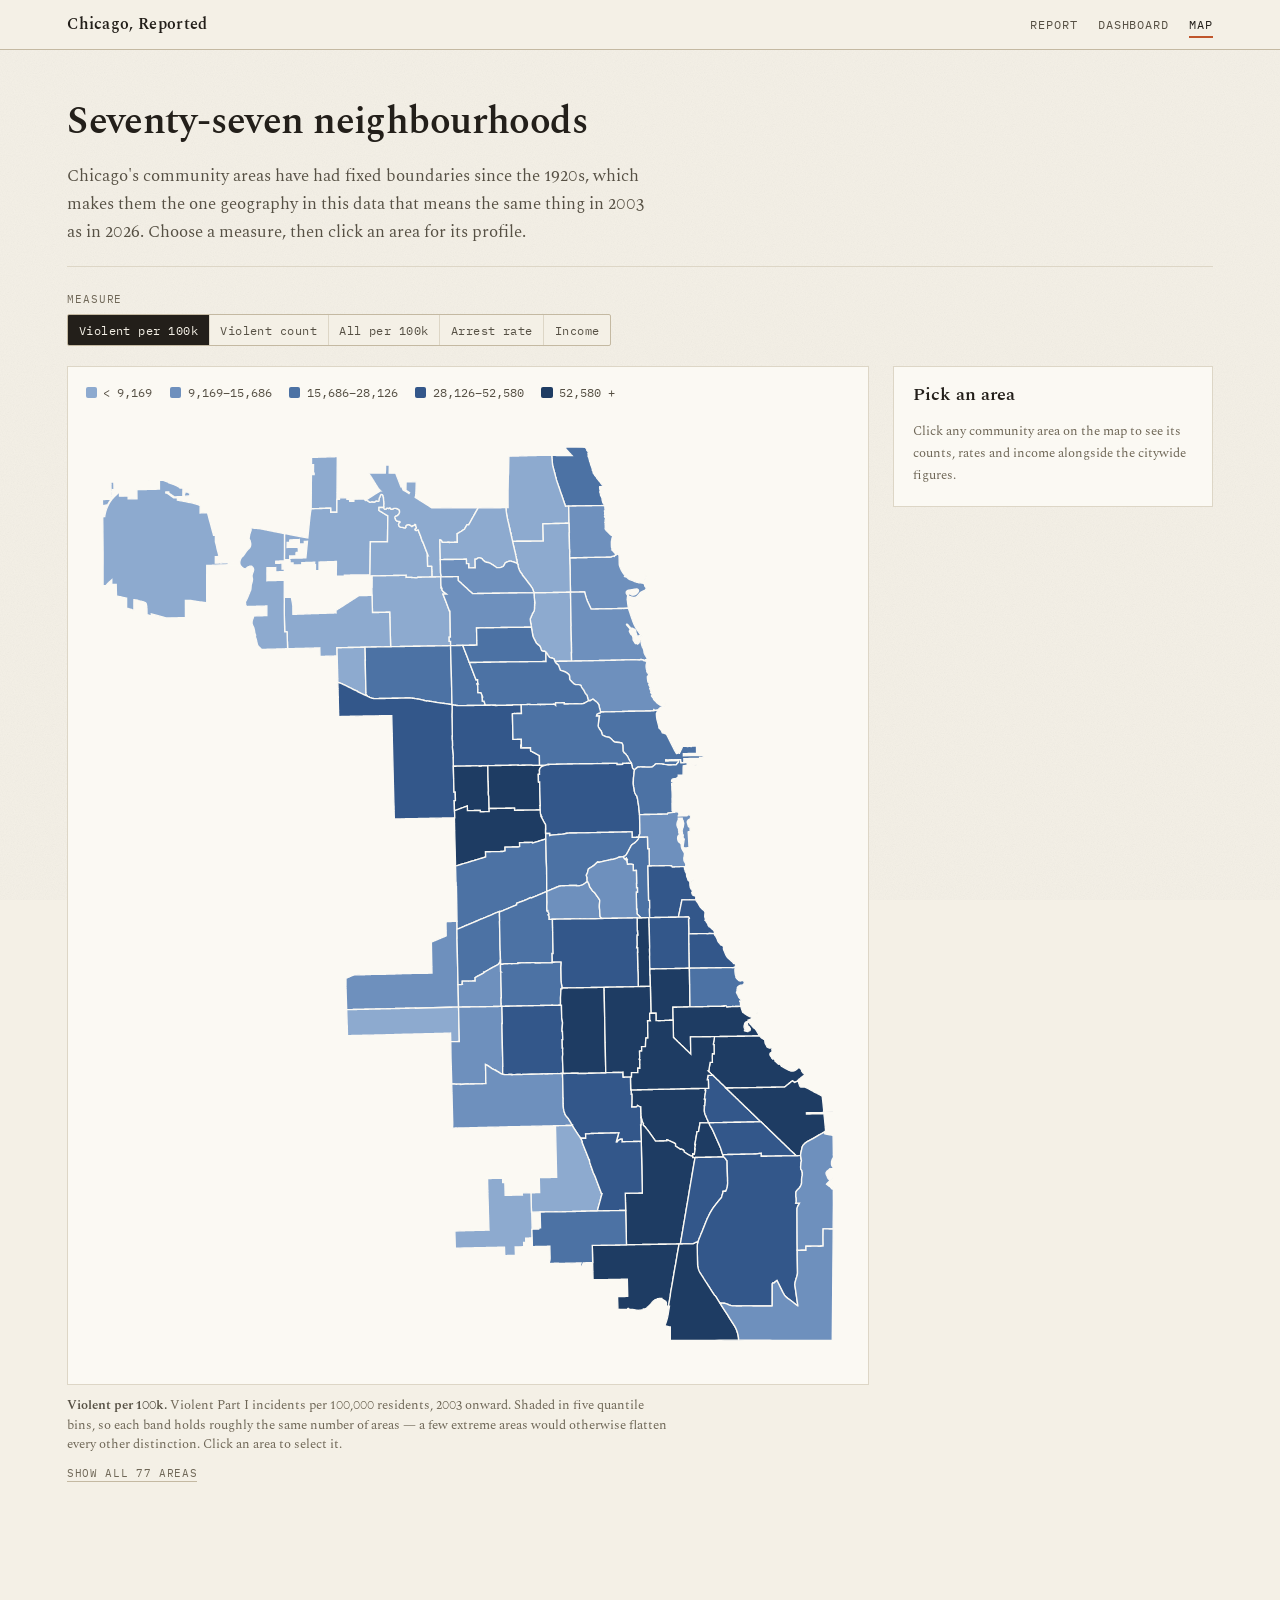
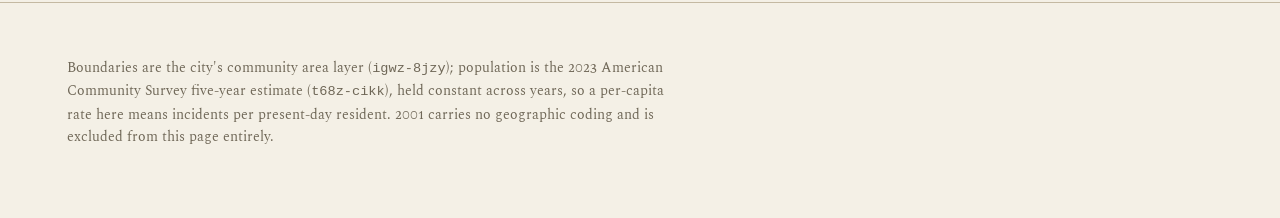
<file: map.html>
<!DOCTYPE html>
<html lang="en">
<head>
<meta charset="utf-8">
<meta name="viewport" content="width=device-width, initial-scale=1">
<title>Map — Chicago, Reported</title>
<meta name="description" content="Chicago's 77 community areas mapped by recorded incident rate, with a profile for each area.">
<link rel="preconnect" href="https://fonts.googleapis.com">
<link rel="preconnect" href="https://fonts.gstatic.com" crossorigin>
<link href="https://fonts.googleapis.com/css2?family=Spectral:ital,wght@0,400;0,500;0,600;1,400&family=IBM+Plex+Mono:wght@400;500&display=swap" rel="stylesheet">
<link rel="stylesheet" href="css/atlas.css">
<style>
  .sheet { padding-block: clamp(1.5rem, 4vw, 2.5rem); }
  .sheet__head { border-bottom: 1px solid var(--rule); padding-bottom: 1.25rem; margin-bottom: 1.5rem; }
  .sheet__head h1 {
    margin: 0 0 0.5rem;
    font-size: clamp(1.6rem, 1.1rem + 2vw, 2.4rem);
    font-weight: 600;
    letter-spacing: -0.015em;
  }
  .sheet__head p { margin: 0; max-width: var(--measure); color: var(--ink-soft); }

  /* Map beside a profile panel; stacks under its own width, not the
     viewport's, so the breakpoint matches the content. */
  .atlas-layout {
    display: grid;
    grid-template-columns: minmax(0, 1fr) minmax(0, 20rem);
    gap: 1.5rem;
    align-items: start;
  }
  @media (max-width: 56rem) {
    .atlas-layout { grid-template-columns: minmax(0, 1fr); }
  }

  .map-frame {
    border: 1px solid var(--rule);
    background-color: var(--leaf);
    padding: 1rem 1.1rem 0.75rem;
    min-width: 0;
  }

  .profile {
    border: 1px solid var(--rule);
    background-color: var(--leaf);
    padding: 1.1rem 1.2rem 1.25rem;
    position: sticky;
    top: 4.5rem;
  }
  .profile h2 {
    margin: 0 0 0.1rem;
    font-size: 1.1rem;
    font-weight: 600;
    line-height: 1.2;
  }
  .profile__rank {
    margin: 0 0 1rem;
    font-family: var(--font-figure);
    font-size: 0.68rem;
    letter-spacing: 0.04em;
    text-transform: uppercase;
    color: var(--ink-muted);
  }
  .profile dl { margin: 0; display: grid; grid-template-columns: 1fr auto; gap: 0.3rem 0.75rem; }
  .profile dt { font-size: 0.85rem; color: var(--ink-soft); }
  .profile dd {
    margin: 0;
    font-family: var(--font-figure);
    font-size: 0.85rem;
    font-variant-numeric: tabular-nums lining-nums;
    text-align: right;
  }
  .profile__hint { font-size: 0.82rem; color: var(--ink-muted); margin: 0; }
  .profile__spark { margin-top: 1rem; padding-top: 1rem; border-top: 1px solid var(--rule); }
  .profile__spark p {
    margin: 0 0 0.3rem;
    font-family: var(--font-figure);
    font-size: 0.66rem;
    letter-spacing: 0.06em;
    text-transform: uppercase;
    color: var(--ink-muted);
  }

  .measure-row { margin-bottom: 1.25rem; max-width: 34rem; }
  .loading { padding: 3rem 0; color: var(--ink-muted); font-family: var(--font-figure); font-size: 0.8rem; }
</style>
</head>
<body>

<header data-masthead></header>

<main class="wrap sheet">

  <div class="sheet__head">
    <h1>Seventy-seven neighbourhoods</h1>
    <p>
      Chicago's community areas have had fixed boundaries since the 1920s,
      which makes them the one geography in this data that means the same thing
      in 2003 as in 2026. Choose a measure, then click an area for its profile.
    </p>
  </div>

  <div class="loading" data-loading>Loading…</div>

  <div hidden data-app>
    <div class="field measure-row">
      <span class="field__label" id="lbl-measure">Measure</span>
      <div class="segmented" role="group" aria-labelledby="lbl-measure" data-switch="measure"></div>
    </div>

    <div class="atlas-layout">
      <figure class="figure" style="margin:0" data-figure="map">
        <div class="map-frame figure__frame"><div data-chart="map"></div></div>
        <figcaption class="figure__caption" data-caption="map"></figcaption>
      </figure>

      <aside class="profile" aria-live="polite">
        <h2 data-profile-name>Pick an area</h2>
        <p class="profile__rank" data-profile-rank></p>
        <p class="profile__hint" data-profile-hint>
          Click any community area on the map to see its counts, rates and
          income alongside the citywide figures.
        </p>
        <dl data-profile-stats hidden></dl>
        <div class="profile__spark" data-profile-spark hidden>
          <p>Incidents per year</p>
          <div data-chart="profile-spark"></div>
        </div>
      </aside>
    </div>
  </div>
</main>

<footer class="colophon">
  <div class="wrap">
    <p>
      Boundaries are the city's community area layer (<code>igwz-8jzy</code>);
      population is the 2023 American Community Survey five-year estimate
      (<code>t68z-cikk</code>), held constant across years, so a per-capita rate
      here means incidents per present-day resident. 2001 carries no
      geographic coding and is excluded from this page entirely.
    </p>
  </div>
</footer>

<script src="js/atlas-charts.js"></script>
<script src="js/atlas-data.js"></script>
<script src="js/map.js"></script>
</body>
</html>
</file>
<file: css/atlas.css>
@charset "UTF-8";
/* ===========================================================================
   atlas.css — the shared design system for both pages.
   ---------------------------------------------------------------------------
   The look is a print atlas: warm paper, hairline rules, a transitional serif
   for prose and a mono for every figure, so numbers line up in columns the way
   they would in a printed table of plates.

   The site commits to a single light palette on purpose. A paper ground is the
   whole conceit, and a dark "inverted paper" mode would read as a different
   document rather than the same one at night.

   Every categorical, sequential and diverging value below was run through the
   data-viz palette validator rather than picked by eye. What it checks and
   what these values scored is recorded in css/PALETTE.md.
   =========================================================================== */

/* --- Tokens --------------------------------------------------------------- */

:root {
    /* Surfaces. --paper is the page; --leaf is a raised plate or table. */
    --paper: #f4f0e6;
    --leaf: #fbf9f3;
    --rule: #ddd6c6;
    --rule-strong: #c4b9a2;

    /* Ink. All three clear WCAG 4.5:1 on both surfaces, so any of them is
       legal for body text; --ink-muted is 4.92:1 on paper. */
    --ink: #231f1a;
    --ink-soft: #565044;
    --ink-muted: #6f6757;

    /* Categorical series. Fixed order — assigned in sequence, never cycled.
       Full eight clear the adjacent gates; only the first THREE clear
       all-pairs, so scatter, choropleth and small multiples cap at three
       series and fold the rest into "other". */
    --series-1: #2a5f9b; /* indigo    */
    --series-2: #c0562c; /* terracotta*/
    --series-3: #008571; /* verdigris */
    --series-4: #a87a0c; /* ochre     */
    --series-5: #bf6482; /* clay rose */
    --series-6: #5d7f26; /* moss      */
    --series-7: #574596; /* aubergine */
    --series-8: #ad3a30; /* brick     */

    /* Sequential ramp, indigo, light to dark. The two lightest steps are for
       continuous fills only; binned choropleth legends start at --seq-3, the
       lightest step that clears 2:1 against paper. */
    --seq-1: #dce5f0;
    --seq-2: #bbcde4;
    --seq-3: #8daacf;
    --seq-4: #6e90bd;
    --seq-5: #4c72a4;
    --seq-6: #33578a;
    --seq-7: #1e3c63;

    /* Diverging, indigo <-> brick across a warm neutral. For change measures
       where the sign is the point. */
    --div-cool-3: #1e3c63;
    --div-cool-2: #4c72a4;
    --div-cool-1: #8daacf;
    --div-mid: #e6e1d4;
    --div-warm-1: #d99584;
    --div-warm-2: #b85444;
    --div-warm-3: #9c2f26;

    /* Type */
    --font-text: Spectral, Georgia, "Times New Roman", serif;
    --font-figure: "IBM Plex Mono", ui-monospace, "SFMono-Regular", Consolas, monospace;

    /* Measure and rhythm */
    --measure: 34em;
    --gutter: clamp(1rem, 4vw, 3.5rem);
}

/* --- Reset and base ------------------------------------------------------- */

*,
*::before,
*::after {
    box-sizing: border-box;
}

html {
    -webkit-text-size-adjust: 100%;
}

body {
    margin: 0;
    background-color: var(--paper);
    color: var(--ink);
    font-family: var(--font-text);
    font-size: clamp(1rem, 0.96rem + 0.2vw, 1.0625rem);
    line-height: 1.65;
    /* Old-style figures in prose; the mono handles tabular contexts. */
    font-variant-numeric: oldstyle-nums proportional-nums;
}

/* A barely-there paper tooth. Inline SVG so there is no second request, and
   low enough in contrast that it never competes with a hairline rule. */
body::before {
    content: "";
    position: fixed;
    inset: 0;
    z-index: -1;
    pointer-events: none;
    opacity: 0.4;
    background-image: url("data:image/svg+xml,%3Csvg xmlns='http://www.w3.org/2000/svg' width='120' height='120'%3E%3Cfilter id='n'%3E%3CfeTurbulence type='fractalNoise' baseFrequency='0.9' numOctaves='3'/%3E%3CfeColorMatrix type='saturate' values='0'/%3E%3C/filter%3E%3Crect width='120' height='120' filter='url(%23n)' opacity='0.22'/%3E%3C/svg%3E");
}

@media (prefers-reduced-motion: no-preference) {
    html {
        scroll-behavior: smooth;
    }
}

img,
svg {
    max-width: 100%;
}

a {
    color: var(--series-1);
    text-underline-offset: 0.15em;
    text-decoration-thickness: from-font;
}

a:hover {
    color: var(--series-2);
}

:focus-visible {
    outline: 2px solid var(--series-1);
    outline-offset: 2px;
}

/* --- Layout -------------------------------------------------------------- */

.wrap {
    max-width: 78rem;
    margin-inline: auto;
    padding-inline: var(--gutter);
}

/* Prose columns hold a reading measure; figures are allowed to run wider. */
.prose {
    max-width: var(--measure);
}

/* --- Masthead and navigation --------------------------------------------- */
/* One nav bar, one type scale, one palette across both pages. */

.masthead {
    border-bottom: 1px solid var(--rule-strong);
    background-color: var(--paper);
    position: sticky;
    top: 0;
    z-index: 20;
}

.masthead__inner {
    display: flex;
    flex-wrap: wrap;
    align-items: baseline;
    gap: 0.5rem 1.5rem;
    padding-block: 0.7rem;
}

.masthead__title {
    margin: 0;
    font-size: 1rem;
    font-weight: 600;
    letter-spacing: 0.02em;
}

.masthead__title a {
    color: var(--ink);
    text-decoration: none;
}

.masthead__nav {
    display: flex;
    flex-wrap: wrap;
    gap: 0.25rem 1.25rem;
    margin-left: auto;
    font-family: var(--font-figure);
    font-size: 0.72rem;
    letter-spacing: 0.08em;
    text-transform: uppercase;
}

.masthead__nav a {
    color: var(--ink-soft);
    text-decoration: none;
    padding-bottom: 2px;
    border-bottom: 2px solid transparent;
}

.masthead__nav a:hover {
    color: var(--ink);
    border-bottom-color: var(--rule-strong);
}

.masthead__nav a[aria-current="page"] {
    color: var(--ink);
    border-bottom-color: var(--series-2);
}

/* --- Title block --------------------------------------------------------- */

.titleblock {
    padding-block: clamp(2.5rem, 7vw, 5.5rem) clamp(1.5rem, 4vw, 3rem);
    border-bottom: 1px solid var(--rule);
}

.titleblock h1 {
    margin: 0 0 0.6em;
    font-size: clamp(2.1rem, 1.2rem + 4.2vw, 4.25rem);
    font-weight: 600;
    line-height: 1.04;
    letter-spacing: -0.015em;
    max-width: 24em;
}

.titleblock__byline {
    font-family: var(--font-figure);
    font-size: 0.74rem;
    letter-spacing: 0.1em;
    text-transform: uppercase;
    color: var(--ink-muted);
    margin: 0 0 1.75rem;
}

.titleblock__standfirst {
    font-size: 1.1em;
    color: var(--ink-soft);
    max-width: var(--measure);
    margin: 0;
}

/* --- Headline figures ---------------------------------------------------- */
/* Stat tiles: a hero number is a form in its own right, not a chart. */

/* The 1px gap over a ruled background is what draws the hairlines between
   tiles. That trick only works if the column count divides the tile count —
   otherwise the empty cells in the last row show the background as a slab. So
   the columns are set explicitly at each breakpoint rather than left to
   auto-fit, which cannot know how many tiles there are. */
.keyfigures {
    display: grid;
    grid-template-columns: 1fr;
    gap: 1px;
    background-color: var(--rule);
    border: 1px solid var(--rule);
    margin-block: clamp(2rem, 5vw, 3.5rem);
}

@media (min-width: 30rem) {
    .keyfigures { grid-template-columns: repeat(2, 1fr); }
}

@media (min-width: 52rem) {
    .keyfigures { grid-template-columns: repeat(3, 1fr); }
}

.keyfigure {
    background-color: var(--leaf);
    padding: 1.4rem 1.5rem 1.5rem;
}

.keyfigure__value {
    font-family: var(--font-figure);
    font-size: clamp(1.75rem, 1.2rem + 1.7vw, 2.5rem);
    font-weight: 500;
    /* Proportional, not tabular. Equal-width digits are for columns that align
       vertically; at display size they make a number like 121 look gappy. */
    font-variant-numeric: proportional-nums lining-nums;
    line-height: 1.05;
    letter-spacing: -0.02em;
    display: block;
}

.keyfigure__label {
    display: block;
    margin-top: 0.55rem;
    font-size: 0.875rem;
    color: var(--ink-soft);
    line-height: 1.4;
}

.keyfigure__note {
    display: block;
    margin-top: 0.3rem;
    font-family: var(--font-figure);
    font-size: 0.68rem;
    letter-spacing: 0.04em;
    color: var(--ink-muted);
}

/* --- Plates (report sections) -------------------------------------------- */

.plate {
    padding-block: clamp(2.5rem, 6vw, 4.5rem);
    border-top: 1px solid var(--rule);
}

.plate__number {
    font-family: var(--font-figure);
    font-size: 0.7rem;
    letter-spacing: 0.16em;
    text-transform: uppercase;
    color: var(--ink-muted);
    margin: 0 0 0.9rem;
}

.plate h2 {
    margin: 0 0 1rem;
    font-size: clamp(1.45rem, 1.1rem + 1.4vw, 2.1rem);
    font-weight: 600;
    line-height: 1.18;
    letter-spacing: -0.01em;
    max-width: 30em;
}

.plate p {
    max-width: var(--measure);
}

/* A number quoted inside prose, so it reads as a figure not a word. */
.num {
    font-family: var(--font-figure);
    font-variant-numeric: tabular-nums lining-nums;
    font-size: 0.94em;
}

/* --- Figures ------------------------------------------------------------- */

.figure {
    margin: 2rem 0 0;
}

.figure__frame {
    background-color: var(--leaf);
    border: 1px solid var(--rule);
    padding: 1.25rem 1.25rem 0.75rem;
}

.figure__caption {
    margin: 0.7rem 0 0;
    font-size: 0.82rem;
    line-height: 1.5;
    color: var(--ink-muted);
    max-width: 46em;
}

.figure__caption b {
    color: var(--ink-soft);
    font-weight: 600;
}

/* Every figure carries a table twin, so no value is reachable only by hovering
   a mark. The toggle sits with the caption and the table replaces the chart. */
.figure__tools {
    display: flex;
    gap: 1rem;
    align-items: baseline;
    margin-top: 0.7rem;
}

.figure__toggle {
    appearance: none;
    background: none;
    border: 0;
    border-bottom: 1px solid var(--rule-strong);
    padding: 0 0 1px;
    cursor: pointer;
    flex: none;
    font-family: var(--font-figure);
    font-size: 0.68rem;
    letter-spacing: 0.06em;
    text-transform: uppercase;
    color: var(--ink-muted);
}

.figure__toggle:hover {
    color: var(--ink);
    border-bottom-color: var(--ink);
}

/* Charts are drawn as inline SVG and scale with their frame. */
.chart {
    display: block;
    width: 100%;
    height: auto;
    overflow: visible;
}

/* Recessive axes and grid: present, never competing with the data. */
.chart .axis line,
.chart .axis path {
    stroke: var(--rule-strong);
    stroke-width: 1;
    shape-rendering: crispEdges;
}

.chart .grid line {
    stroke: var(--rule);
    stroke-width: 1;
    shape-rendering: crispEdges;
}

.chart text {
    font-family: var(--font-figure);
    font-size: 0.66rem;
    fill: var(--ink-muted);
    font-variant-numeric: tabular-nums lining-nums;
}

.chart .axis-title {
    fill: var(--ink-soft);
    font-size: 0.68rem;
    letter-spacing: 0.04em;
    text-transform: uppercase;
}

/* Direct labels sit in ink, never in the series colour: the mark beside them
   already carries identity. */
.chart .mark-label {
    fill: var(--ink);
    font-size: 0.7rem;
    font-weight: 500;
}

/* 2px lines, 4px rounded data-ends on bars, 2px surface gaps between fills. */
.chart .line {
    fill: none;
    stroke-width: 2;
    stroke-linejoin: round;
    stroke-linecap: round;
}

.chart .bar {
    stroke: var(--leaf);
    stroke-width: 2;
}

.chart .dot {
    stroke: var(--leaf);
    stroke-width: 2;
}

.chart .annotation line {
    stroke: var(--ink-soft);
    stroke-width: 1;
    stroke-dasharray: 2 3;
}

.chart .annotation text {
    fill: var(--ink-soft);
    font-size: 0.68rem;
}

/* --- Legend -------------------------------------------------------------- */
/* Always present for two or more series, so identity is never colour alone. */

.legend {
    display: flex;
    flex-wrap: wrap;
    gap: 0.4rem 1.1rem;
    margin: 0 0 0.9rem;
    padding: 0;
    list-style: none;
    font-family: var(--font-figure);
    font-size: 0.72rem;
    color: var(--ink-soft);
}

.legend li {
    display: flex;
    align-items: center;
    gap: 0.4rem;
}

.legend__swatch {
    width: 0.7rem;
    height: 0.7rem;
    flex: none;
    border-radius: 2px;
}

/* --- Tooltip ------------------------------------------------------------- */

.tooltip {
    position: absolute;
    z-index: 30;
    pointer-events: none;
    opacity: 0;
    transform: translate(-50%, -115%);
    background-color: var(--ink);
    color: var(--paper);
    padding: 0.45rem 0.6rem;
    border-radius: 3px;
    font-family: var(--font-figure);
    font-size: 0.72rem;
    line-height: 1.45;
    white-space: nowrap;
    transition: opacity 120ms ease-out;
    box-shadow: 0 2px 10px rgb(35 31 26 / 0.18);
}

.tooltip[data-visible="true"] {
    opacity: 1;
}

.tooltip b {
    font-weight: 500;
}

.tooltip__key {
    color: var(--rule);
}

/* --- Tables -------------------------------------------------------------- */

.table-scroll {
    overflow-x: auto;
    border: 1px solid var(--rule);
    background-color: var(--leaf);
}

table.data {
    border-collapse: collapse;
    width: 100%;
    font-family: var(--font-figure);
    font-size: 0.78rem;
    font-variant-numeric: tabular-nums lining-nums;
}

table.data caption {
    text-align: left;
    padding: 0.8rem 1rem;
    font-family: var(--font-text);
    font-size: 0.85rem;
    color: var(--ink-muted);
    border-bottom: 1px solid var(--rule);
}

table.data th,
table.data td {
    padding: 0.45rem 1rem;
    text-align: right;
    border-bottom: 1px solid var(--rule);
    white-space: nowrap;
}

table.data th:first-child,
table.data td:first-child {
    text-align: left;
}

table.data thead th {
    font-weight: 500;
    font-size: 0.68rem;
    letter-spacing: 0.06em;
    text-transform: uppercase;
    color: var(--ink-muted);
    border-bottom: 1px solid var(--rule-strong);
    position: sticky;
    top: 0;
    background-color: var(--leaf);
}

table.data tbody tr:last-child td {
    border-bottom: 0;
}

/* --- Controls ------------------------------------------------------------ */

.controls {
    display: grid;
    grid-template-columns: repeat(auto-fit, minmax(min(13rem, 100%), 1fr));
    gap: 1rem 1.25rem;
    /* start, not end: fields of different heights should align by their
       labels, otherwise a short control floats against a tall neighbour. */
    align-items: start;
    padding: 1.25rem;
    background-color: var(--leaf);
    border: 1px solid var(--rule);
}

.field {
    display: flex;
    flex-direction: column;
    gap: 0.35rem;
    min-width: 0;
}

.field__label {
    font-family: var(--font-figure);
    font-size: 0.68rem;
    letter-spacing: 0.08em;
    text-transform: uppercase;
    color: var(--ink-muted);
}

.field select,
.field input[type="search"] {
    font-family: var(--font-text);
    font-size: 0.9rem;
    color: var(--ink);
    background-color: var(--paper);
    border: 1px solid var(--rule-strong);
    border-radius: 2px;
    padding: 0.4rem 0.5rem;
    width: 100%;
}

.field select[multiple] {
    min-height: 7.5rem;
    font-family: var(--font-figure);
    font-size: 0.76rem;
}

/* Segmented control, for measure and breakdown switches. */
.segmented {
    display: flex;
    flex-wrap: wrap;
    border: 1px solid var(--rule-strong);
    border-radius: 2px;
    overflow: hidden;
    background-color: var(--paper);
}

.segmented button {
    flex: 1 1 auto;
    appearance: none;
    border: 0;
    border-right: 1px solid var(--rule);
    background: transparent;
    color: var(--ink-soft);
    font-family: var(--font-figure);
    font-size: 0.72rem;
    letter-spacing: 0.04em;
    padding: 0.45rem 0.6rem;
    cursor: pointer;
    white-space: nowrap;
}

.segmented button:last-child {
    border-right: 0;
}

.segmented button:hover {
    background-color: var(--rule);
    color: var(--ink);
}

.segmented button[aria-pressed="true"] {
    background-color: var(--ink);
    color: var(--paper);
}

.btn {
    appearance: none;
    cursor: pointer;
    font-family: var(--font-figure);
    font-size: 0.72rem;
    letter-spacing: 0.06em;
    text-transform: uppercase;
    color: var(--ink);
    background-color: var(--paper);
    border: 1px solid var(--ink-soft);
    border-radius: 2px;
    padding: 0.5rem 0.9rem;
}

.btn:hover {
    background-color: var(--ink);
    color: var(--paper);
}

/* --- Small multiples ----------------------------------------------------- */
/* Nominal categories, so every panel takes the same slot-1 hue; the panel
   heading carries identity. */

/* The panel count varies with the data, so no fixed column count can divide
   it. Instead of bleeding a ruled background through the 1px gaps — which
   would leave the last row's empty cells as a dark slab — each panel draws its
   own hairline with an outward box-shadow. Adjacent shadows meet across the
   1px gap to form a single line, and an empty cell is simply blank paper. */
.multiples {
    display: grid;
    grid-template-columns: repeat(auto-fill, minmax(min(9.5rem, 100%), 1fr));
    gap: 1px;
    background-color: var(--leaf);
    border: 1px solid var(--rule);
}

.multiple {
    background-color: var(--leaf);
    box-shadow: 0 0 0 1px var(--rule);
    padding: 0.7rem 0.8rem 0.5rem;
    min-width: 0;
}

.multiple__name {
    font-family: var(--font-figure);
    font-size: 0.64rem;
    letter-spacing: 0.04em;
    text-transform: uppercase;
    color: var(--ink-soft);
    margin: 0 0 0.1rem;
    line-height: 1.3;
}

.multiple__value {
    font-family: var(--font-figure);
    font-size: 0.72rem;
    font-variant-numeric: tabular-nums lining-nums;
    color: var(--ink-muted);
    margin: 0 0 0.35rem;
}

/* --- Footer -------------------------------------------------------------- */

.colophon {
    border-top: 1px solid var(--rule-strong);
    margin-top: clamp(3rem, 7vw, 5rem);
    padding-block: 2.5rem 3.5rem;
    font-size: 0.85rem;
    color: var(--ink-muted);
}

.colophon p {
    max-width: 44em;
}

/* --- Utilities ----------------------------------------------------------- */

.visually-hidden {
    position: absolute;
    width: 1px;
    height: 1px;
    margin: -1px;
    padding: 0;
    overflow: hidden;
    clip-path: inset(50%);
    white-space: nowrap;
    border: 0;
}

[hidden] {
    display: none !important;
}
</file>
